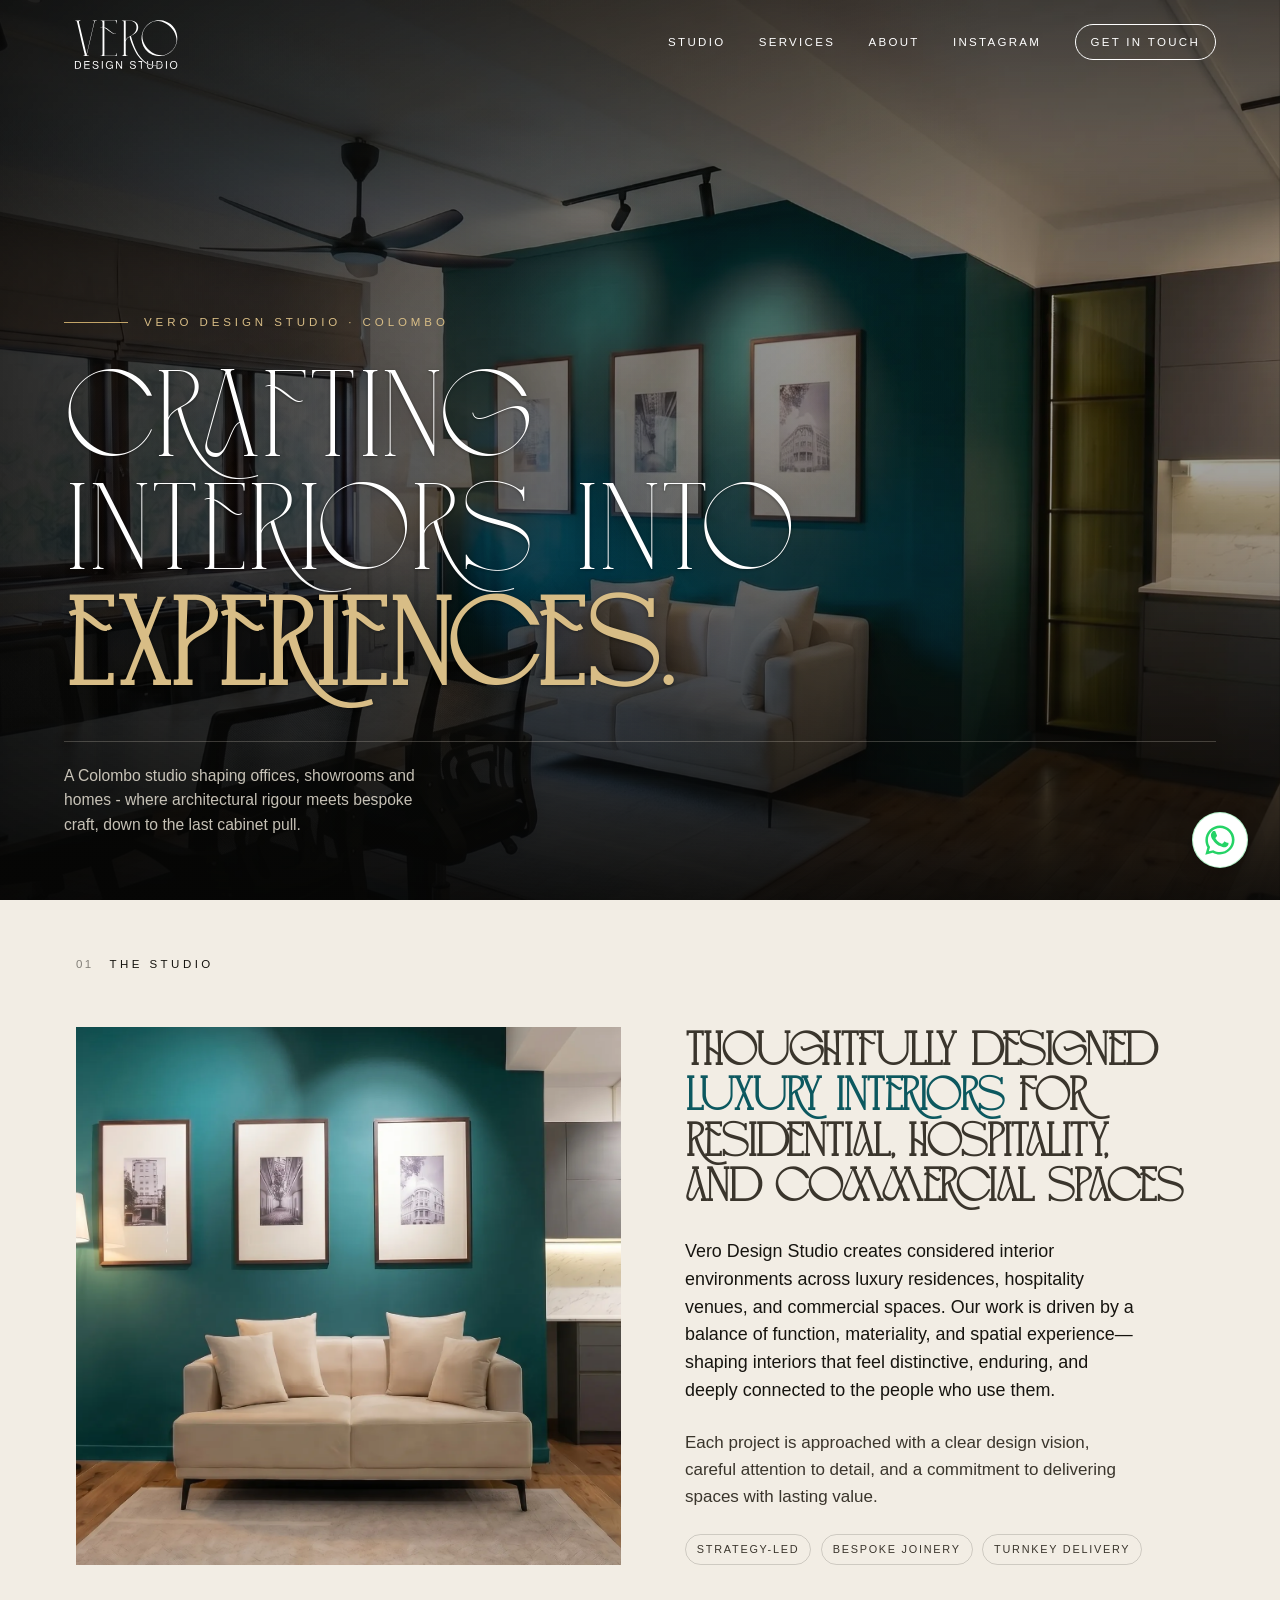
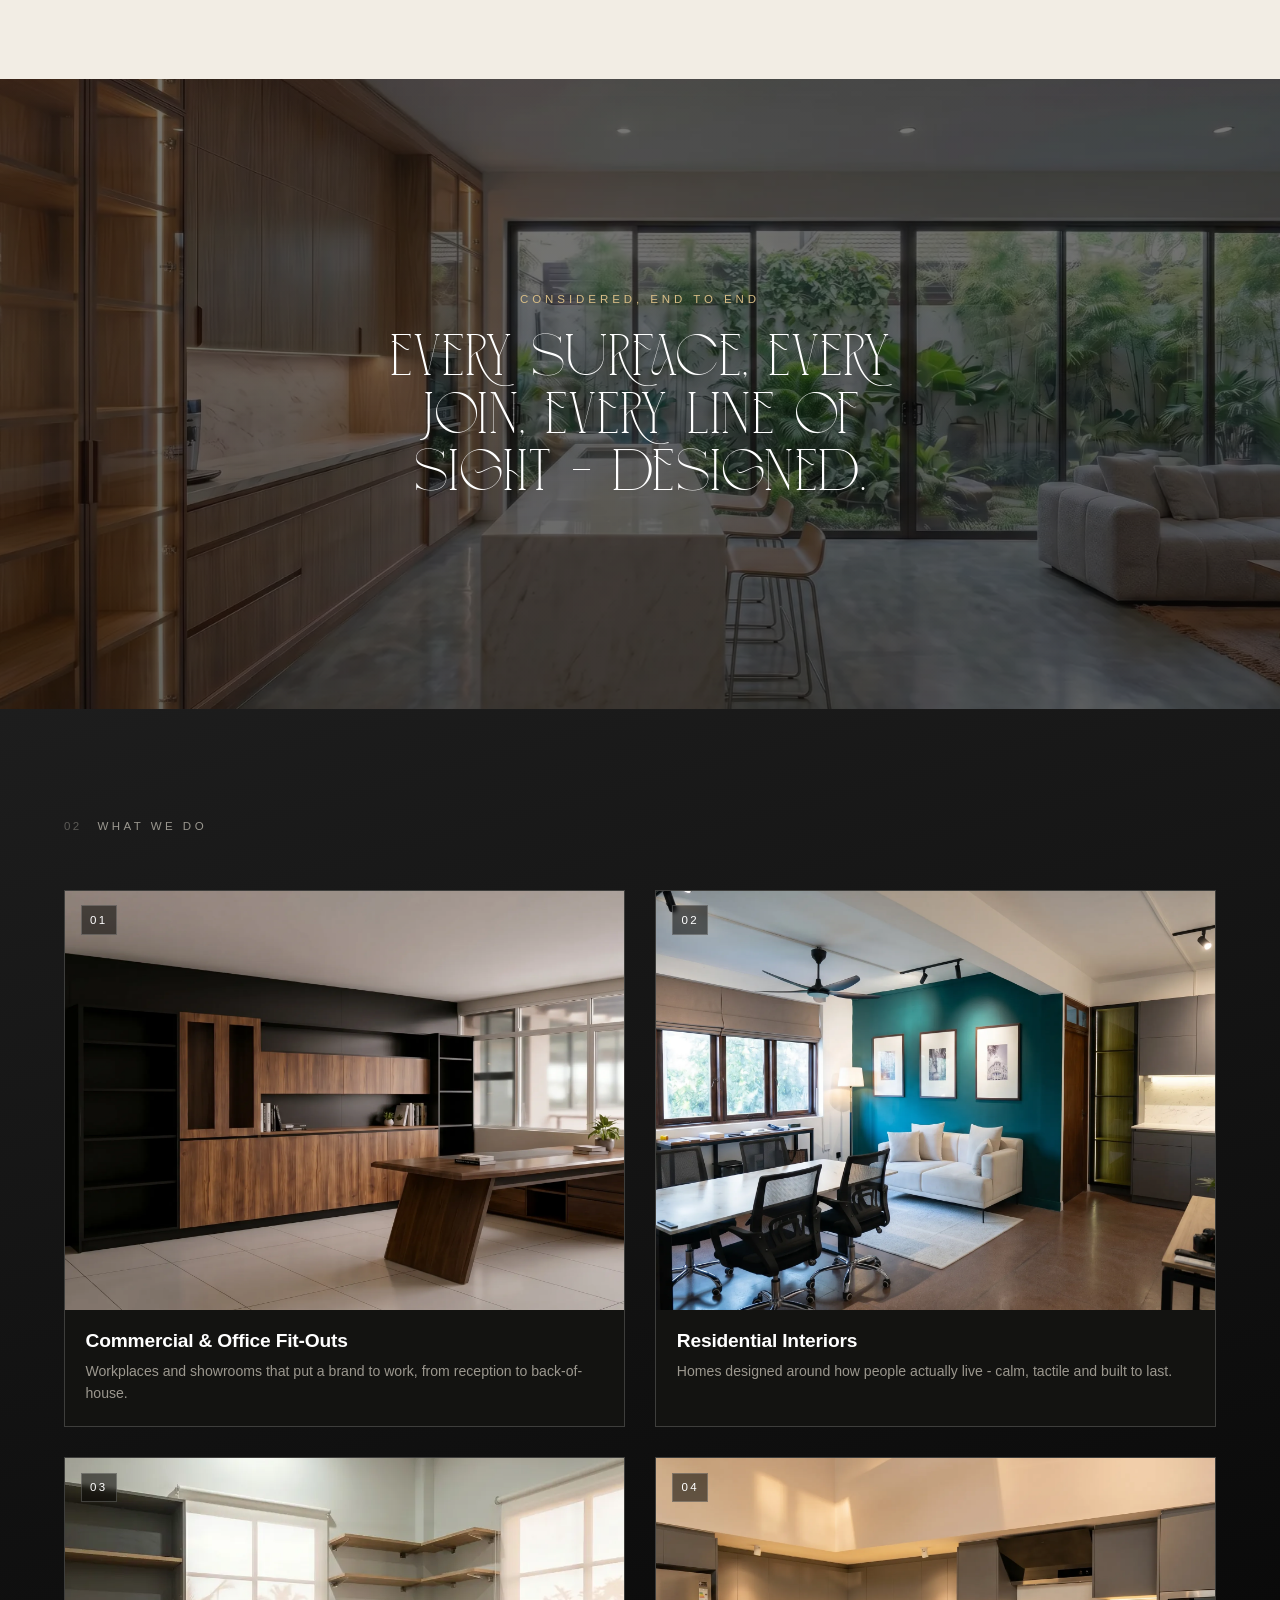
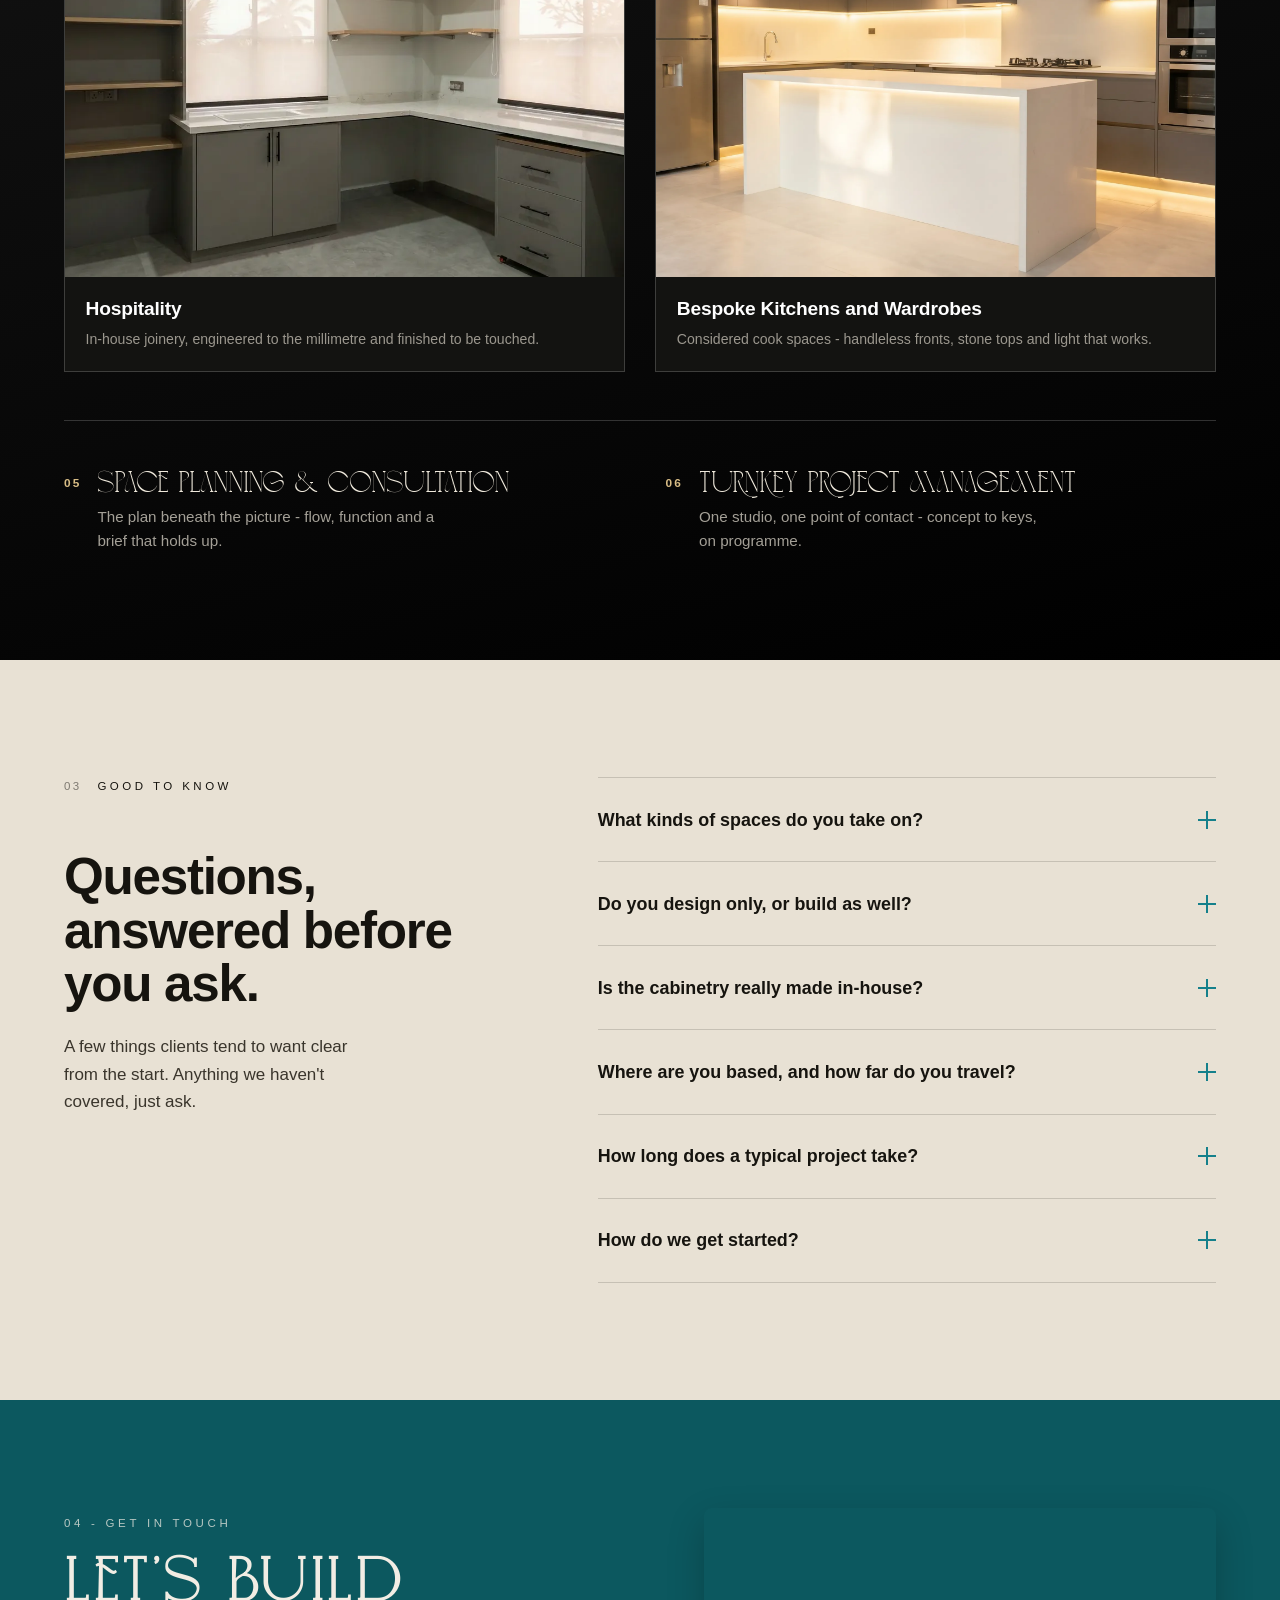
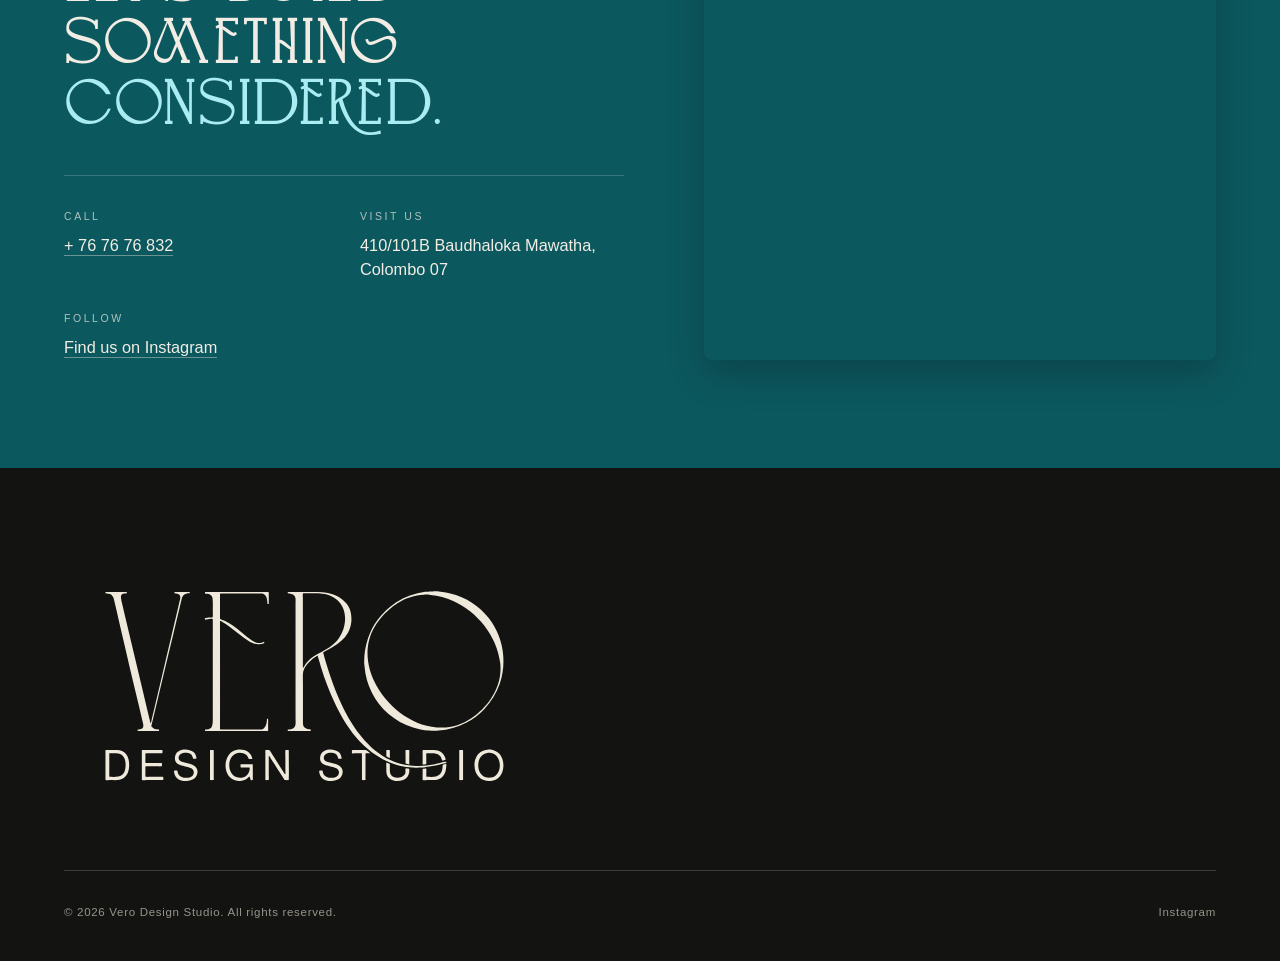
<file: index.html>
<!DOCTYPE html>
<html lang="en">
<head>
<meta charset="UTF-8">
<meta name="viewport" content="width=device-width, initial-scale=1.0">
<title>VERO Design Studio - Interior Designers, Colombo</title><!--meta title-->
<!--====================================Analytics tags============================================================= -->
<!-- Google tag (gtag.js) -->
<script async src="https://www.googletagmanager.com/gtag/js?id=G-ZH3P79ZSG1"></script>
<script>
  window.dataLayer = window.dataLayer || [];
  function gtag(){dataLayer.push(arguments);}
  gtag('js', new Date());

  gtag('config', 'G-ZH3P79ZSG1');
</script>
<!--MS Clarity-->
<script type="text/javascript">
    (function(c,l,a,r,i,t,y){
        c[a]=c[a]||function(){(c[a].q=c[a].q||[]).push(arguments)};
        t=l.createElement(r);t.async=1;t.src="https://www.clarity.ms/tag/"+i;
        y=l.getElementsByTagName(r)[0];y.parentNode.insertBefore(t,y);
    })(window, document, "clarity", "script", "x55ze39j1m");
</script>
<!--================================================Analytics tags end==================================================-->
<meta name="description" content="VERO Design Studio is a premium interior designer in colombo. Bespoke cabinetry, office fit-outs and turnkey interiors."> <!--Meta description-->
<!-- Meta Pixel Code -->
<script>
!function(f,b,e,v,n,t,s)
{if(f.fbq)return;n=f.fbq=function(){n.callMethod?
n.callMethod.apply(n,arguments):n.queue.push(arguments)};
if(!f._fbq)f._fbq=n;n.push=n;n.loaded=!0;n.version='2.0';
n.queue=[];t=b.createElement(e);t.async=!0;
t.src=v;s=b.getElementsByTagName(e)[0];
s.parentNode.insertBefore(t,s)}(window, document,'script',
'https://connect.facebook.net/en_US/fbevents.js');
fbq('init', '1733209287865139');
fbq('track', 'PageView');
</script>
<noscript><img height="1" width="1" style="display:none"
src="https://www.facebook.com/tr?id=1733209287865139&ev=PageView&noscript=1"
/></noscript>
<!-- End Meta Pixel Code -->
<link rel="icon" type="image/svg+xml" href="favicon.svg">
<link rel="icon" type="image/png" sizes="32x32" href="favicon-32.png">
<link rel="apple-touch-icon" href="apple-touch-icon.png">
<link rel="preload" href="fonts/SimpleSerenitySerif.ttf" as="font" type="font/ttf" crossorigin>
<link rel="preload" href="fonts/SimpleSerenityScript.ttf" as="font" type="font/ttf" crossorigin>
<link rel="preload" href="assets/img/hero.webp?v=2" as="image" fetchpriority="high">
<link rel="stylesheet" href="styles.css?v=19">
</head>
<body>

<!-- ===================== NAV ===================== -->
<header class="nav" id="nav">
  <a class="nav__brand" href="/" aria-label="VERO Design Studio">
    <span class="brand-logo"></span>
  </a>
  <nav class="nav__links">
    <a href="#philosophy">Studio</a>
    <a href="#services">Services</a>
    <a href="about.html">About</a>
    <a class="nav__inst" href="https://www.instagram.com/vero.designstudio/" target="_blank" rel="noopener">Instagram</a>
    <a class="nav__cta" href="#contact">Get in Touch</a>
  </nav>
  <button class="nav__menu-btn" id="menuBtn" aria-label="Open menu" aria-expanded="false" aria-controls="mobileMenu">
    <span class="nav__menu-bars"><span></span><span></span></span>
  </button>
</header>

<!-- ===================== MOBILE MENU ===================== -->
<div class="mobile-menu" id="mobileMenu" aria-hidden="true">
  <nav class="mobile-menu__links">
    <a href="#philosophy" data-mm=""><span class="i">01</span>Studio</a>
    <a href="#services" data-mm=""><span class="i">02</span>Services</a>
    <a href="about.html" data-mm=""><span class="i">03</span>About</a>
    <a href="#contact" data-mm=""><span class="i">04</span>Contact</a>
  </nav>
  <div class="mobile-menu__foot">
    <a class="mobile-menu__cta" href="#contact" data-mm="">Get in Touch <span aria-hidden="true">↗</span></a>
    <a class="mobile-menu__inst" href="https://www.instagram.com/vero.designstudio/" target="_blank" rel="noopener">Find us on Instagram</a>
  </div>
</div>

<!-- ===================== HERO ===================== -->
<section class="hero" id="top" data-screen-label="Hero">
  <div class="hero__media">
    <img fetchpriority="high" src="assets/img/hero.webp?v=2" alt="VERO designed commercial office with teal accent wall, lounge seating, meeting table and bespoke joinery" id="heroImg">
  </div>
  <div class="hero__overlay"></div>
  <div class="hero__inner">
    <div class="hero__eyebrow" data-reveal>
      <span class="line"></span>
      <span>Vero Design Studio · Colombo</span>
    </div>
    <h1 class="hero__title" data-reveal style="--d:.08s">Crafting interiors into <span class="accent" style="font-weight: 900; line-height: 1.1">experiences.</span></h1>
    <div class="hero__foot">
      <p data-reveal style="--d:.18s">A Colombo studio shaping offices, showrooms and homes - where architectural rigour meets bespoke craft, down to the last cabinet pull.</p>
      <div class="hero__cue" data-reveal style="--d:.28s">
        <span class="chev"></span>
        <span>Scroll to explore</span>
      </div>
    </div>
  </div>
</section>

<!-- ===================== PHILOSOPHY ===================== -->
<section class="section philosophy" id="philosophy" data-screen-label="Philosophy" style="padding: 55px 76px 114px">
  <div class="section-head" data-reveal>
    <span class="num">01</span>
    <span class="label">The Studio</span>
  </div>
  <div class="philosophy__grid">
    <div class="philosophy__media" data-reveal>
      <img loading="lazy" decoding="async" src="assets/img/lounge-teal.webp?v=2" alt="Teal accent lounge with framed art and bespoke cabinetry" data-parallax="0.12">
    </div>
    <div class="philosophy__text">
      <p class="philosophy__statement" data-reveal style="font-family: &quot;Serenity Serif&quot;; font-weight: 900; text-align: left; letter-spacing: -1.1px; line-height: 1.1; margin: 0 0 0.4rem">
        Thoughtfully designed <span class="accent">luxury interiors</span> for residential, hospitality, and commercial spaces
      </p>
      <p class="lead" data-reveal>Vero Design Studio creates considered interior environments across luxury residences, hospitality venues, and commercial spaces. Our work is driven by a balance of function, materiality, and spatial experience—shaping interiors that feel distinctive, enduring, and deeply connected to the people who use them.</p>
      <p data-reveal style="--d:.1s">Each project is approached with a clear design vision, careful attention to detail, and a commitment to delivering spaces with lasting value.</p>
      <div class="tags" data-reveal style="--d:.2s">
        <span>Strategy-led</span>
        <span>Bespoke joinery</span>
        <span>Turnkey delivery</span>
      </div>
    </div>
  </div>
</section>

<!-- ===================== INTERSTITIAL ===================== -->
<section class="interstitial" data-screen-label="Interstitial">
  <div class="interstitial__media">
    <img loading="lazy" decoding="async" src="assets/img/hallway-art.webp?v=3" alt="Open-plan kitchen and living room with timber joinery, marble island and garden views" data-parallax="0.18">
  </div>
  <div class="interstitial__inner">
    <span class="interstitial__kicker" data-reveal>Considered, end to end</span>
    <p class="big" data-reveal style="--d:.1s">Every surface, every join, every line of sight - designed.</p>
  </div>
</section>

<!-- ===================== SERVICES ===================== -->
<section class="services" id="services" data-screen-label="Services">
  <div class="section">
    <div class="section-head" data-reveal>
      <span class="num">02</span>
      <span class="label">What We Do</span>
    </div>
    <div class="services__grid" id="svcList">
      <a class="svc" data-reveal>
        <span class="svc__media"><img loading="lazy" decoding="async" src="assets/img/office-fitout.webp" alt="Bespoke walnut office fit-out with black accent wall, joinery and timber desk"><span class="svc__num">01</span></span>
        <span class="svc__body">
          <span class="svc__title">Commercial &amp; Office Fit-Outs</span>
          <span class="svc__desc">Workplaces and showrooms that put a brand to work, from reception to back-of-house.</span>
        </span>
      </a>
      <a class="svc" data-reveal style="--d:.06s">
        <span class="svc__media"><img loading="lazy" decoding="async" src="assets/img/hero-office.webp" alt="Residential interior designed by VERO"><span class="svc__num">02</span></span>
        <span class="svc__body">
          <span class="svc__title">Residential Interiors</span>
          <span class="svc__desc">Homes designed around how people actually live - calm, tactile and built to last.</span>
        </span>
      </a>
      <a class="svc" data-reveal style="--d:.12s">
        <span class="svc__media"><img loading="lazy" decoding="async" src="assets/img/joinery-shelving.webp" alt="Built-in shelving and space planning detail"><span class="svc__num">03</span></span>
        <span class="svc__body">
          <span class="svc__title">Hospitality</span>
          <span class="svc__desc">In-house joinery, engineered to the millimetre and finished to be touched.</span>
        </span>
      </a>
      <a class="svc" data-reveal>
        <span class="svc__media"><img loading="lazy" decoding="async" src="assets/img/kitchen-grey.webp" alt="Modern kitchen with waterfall island and warm lighting"><span class="svc__num">04</span></span>
        <span class="svc__body">
          <span class="svc__title">Bespoke Kitchens and Wardrobes</span>
          <span class="svc__desc">Considered cook spaces - handleless fronts, stone tops and light that works.</span>
        </span>
      </a>
    </div>
    <div class="services__more" data-reveal>
      <div class="svc-text">
        <span class="svc-text__num">05</span>
        <div class="svc-text__body">
          <span class="svc-text__title">Space Planning &amp; Consultation</span>
          <span class="svc-text__desc">The plan beneath the picture - flow, function and a brief that holds up.</span>
        </div>
      </div>
      <div class="svc-text">
        <span class="svc-text__num">06</span>
        <div class="svc-text__body">
          <span class="svc-text__title">Turnkey Project Management</span>
          <span class="svc-text__desc">One studio, one point of contact - concept to keys, on programme.</span>
        </div>
      </div>
    </div>
  </div>
</section>


<!-- ===================== FAQ ===================== -->
<section class="faq" id="faq" data-screen-label="FAQ">
  <div class="section">
    <div class="faq__grid">
      <div class="faq__head">
        <div class="section-head" data-reveal>
          <span class="num">03</span>
          <span class="label">Good to Know</span>
        </div>
        <h2 class="faq__title" data-reveal>Questions, answered before you ask.</h2>
        <p class="faq__intro" data-reveal style="--d:.1s">A few things clients tend to want clear from the start. Anything we haven't covered, just ask.</p>
      </div>
      <div class="faq__list" data-reveal style="--d:.1s">
        <details class="faq__item">
          <summary class="faq__q">What kinds of spaces do you take on?<span class="faq__icon" aria-hidden="true"></span></summary>
          <div class="faq__a"><p>Luxury residences, hospitality venues and commercial interiors - from full home fit-outs and apartments to offices, showrooms and restaurants. If it's a considered interior, we'd love to hear about it.</p></div>
        </details>
        <details class="faq__item">
          <summary class="faq__q">Do you design only, or build as well?<span class="faq__icon" aria-hidden="true"></span></summary>
          <div class="faq__a"><p>Both. We take projects from concept and space planning through to turnkey delivery on site - including bespoke joinery made in our own workshop - so the finished space matches the drawings exactly.</p></div>
        </details>
        <details class="faq__item">
          <summary class="faq__q">Is the cabinetry really made in-house?<span class="faq__icon" aria-hidden="true"></span></summary>
          <div class="faq__a"><p>Yes. Our cabinetry and built-in joinery are engineered and finished in-house, which lets us control quality to the millimetre and keep the detailing true to the design.</p></div>
        </details>
        <details class="faq__item">
          <summary class="faq__q">Where are you based, and how far do you travel?<span class="faq__icon" aria-hidden="true"></span></summary>
          <div class="faq__a"><p>We're based in Colombo and work on projects across Sri Lanka. For the right project we're happy to discuss work further afield - just ask.</p></div>
        </details>
        <details class="faq__item">
          <summary class="faq__q">How long does a typical project take?<span class="faq__icon" aria-hidden="true"></span></summary>
          <div class="faq__a"><p>It depends on scope, but most fit-outs run a few months from brief to handover. We'll give you a realistic programme up front and keep you updated at every stage.</p></div>
        </details>
        <details class="faq__item">
          <summary class="faq__q">How do we get started?<span class="faq__icon" aria-hidden="true"></span></summary>
          <div class="faq__a"><p>Reach out via the contact details below or message us on WhatsApp. We'll arrange an initial conversation to understand your space, your brief and how we can help.</p></div>
        </details>
      </div>
    </div>
  </div>
</section>

<!-- ===================== CONTACT ===================== -->
<section class="contact" id="contact" data-screen-label="Contact">
  <div class="section">
    <div class="contact__grid">
      <div class="contact__left">
        <span class="eyebrow" data-reveal>04 - Get in Touch</span>
        <h2 class="contact__title" data-reveal style="font-family: &quot;Serenity Serif&quot;; letter-spacing: 4.2px; line-height: 1.15">Let's build something <span class="accent">considered.</span></h2>
        <div class="contact__details" data-reveal style="--d:.1s">
          <div class="detail">
            <div class="k">Call</div>
            <div class="v"><a href="tel:+76767632">+ 76 76 76 832</a></div>
          </div>
          <div class="detail">
            <div class="k">Visit Us</div>
            <div class="v">410/101B Baudhaloka Mawatha,<br>Colombo 07</div>
          </div>
          <div class="detail">
            <div class="k">Follow</div>
            <div class="v"><a href="https://www.instagram.com/vero.designstudio/" target="_blank" rel="noopener">Find us on Instagram</a></div>
          </div>
        </div>
      </div>
      <div class="contact__map" data-reveal style="--d:.15s">
        <iframe title="Vero Design Studio location on Google Maps" src="https://www.google.com/maps/embed?pb=!1m18!1m12!1m3!1d3960.891600469288!2d79.8759633!3d6.903564800000001!2m3!1f0!2f0!3f0!3m2!1i1024!2i768!4f13.1!3m3!1m2!1s0x3ae25bfbf1e2e7bf%3A0x87864e59ec0806f4!2sVero%20Design%20Studio!5e0!3m2!1sen!2slk!4v1780853585169!5m2!1sen!2slk" loading="lazy" allowfullscreen referrerpolicy="no-referrer-when-downgrade"></iframe>
      </div>
    </div>
  </div>
</section>

<!-- ===================== FOOTER ===================== -->
<footer class="footer" data-screen-label="Footer">
  <div class="footer__inner">
    <div class="footer__top">
      <div class="footer__brand">
        <span class="brand-logo" role="img" aria-label="VERO Design Studio"></span>
      </div>
    </div>
    <div class="footer__bottom">
      <span>&copy; 2026 Vero Design Studio. All rights reserved.</span>
      <div class="footer__links">
        <a href="https://www.instagram.com/vero.designstudio/" target="_blank" rel="noopener">Instagram</a>
      </div>
    </div>
  </div>
</footer>

<!-- WhatsApp contact bubble -->
<a class="wa-bubble" href="https://wa.me/94767676832" target="_blank" rel="noopener" aria-label="Chat with us on WhatsApp">
  <svg viewBox="0 0 32 32" width="30" height="30" aria-hidden="true" fill="currentColor"><path d="M16 .4C7.4.4.4 7.4.4 16c0 2.8.7 5.5 2.1 7.9L.3 31.6l7.9-2.1c2.3 1.3 4.9 1.9 7.6 1.9h.1c8.6 0 15.6-7 15.6-15.6C31.6 7.4 24.6.4 16 .4zm0 28.5c-2.4 0-4.7-.6-6.7-1.8l-.5-.3-4.7 1.2 1.3-4.6-.3-.5c-1.3-2.1-2-4.5-2-7C3.3 9 9 3.3 16 3.3S28.7 9 28.7 16 23 28.9 16 28.9zm8.5-9.6c-.5-.2-2.8-1.4-3.2-1.5-.4-.2-.8-.2-1.1.2-.3.5-1.2 1.5-1.5 1.8-.3.3-.6.3-1 .1-.5-.2-2-.7-3.8-2.3-1.4-1.2-2.3-2.8-2.6-3.3-.3-.5 0-.7.2-1 .2-.2.5-.6.7-.8.2-.3.3-.5.5-.8.2-.3.1-.6 0-.8-.1-.2-1.1-2.6-1.5-3.6-.4-.9-.8-.8-1.1-.8h-1c-.3 0-.8.1-1.2.6-.4.5-1.6 1.5-1.6 3.8s1.6 4.4 1.9 4.7c.2.3 3.2 4.9 7.8 6.9 1.1.5 1.9.8 2.6 1 1.1.3 2.1.3 2.9.2.9-.1 2.8-1.1 3.2-2.3.4-1.1.4-2.1.3-2.3-.1-.2-.4-.3-.9-.5z"/></svg>
</a>
<script src="script.js?v=3"></script>
</body>
</html>
</file>
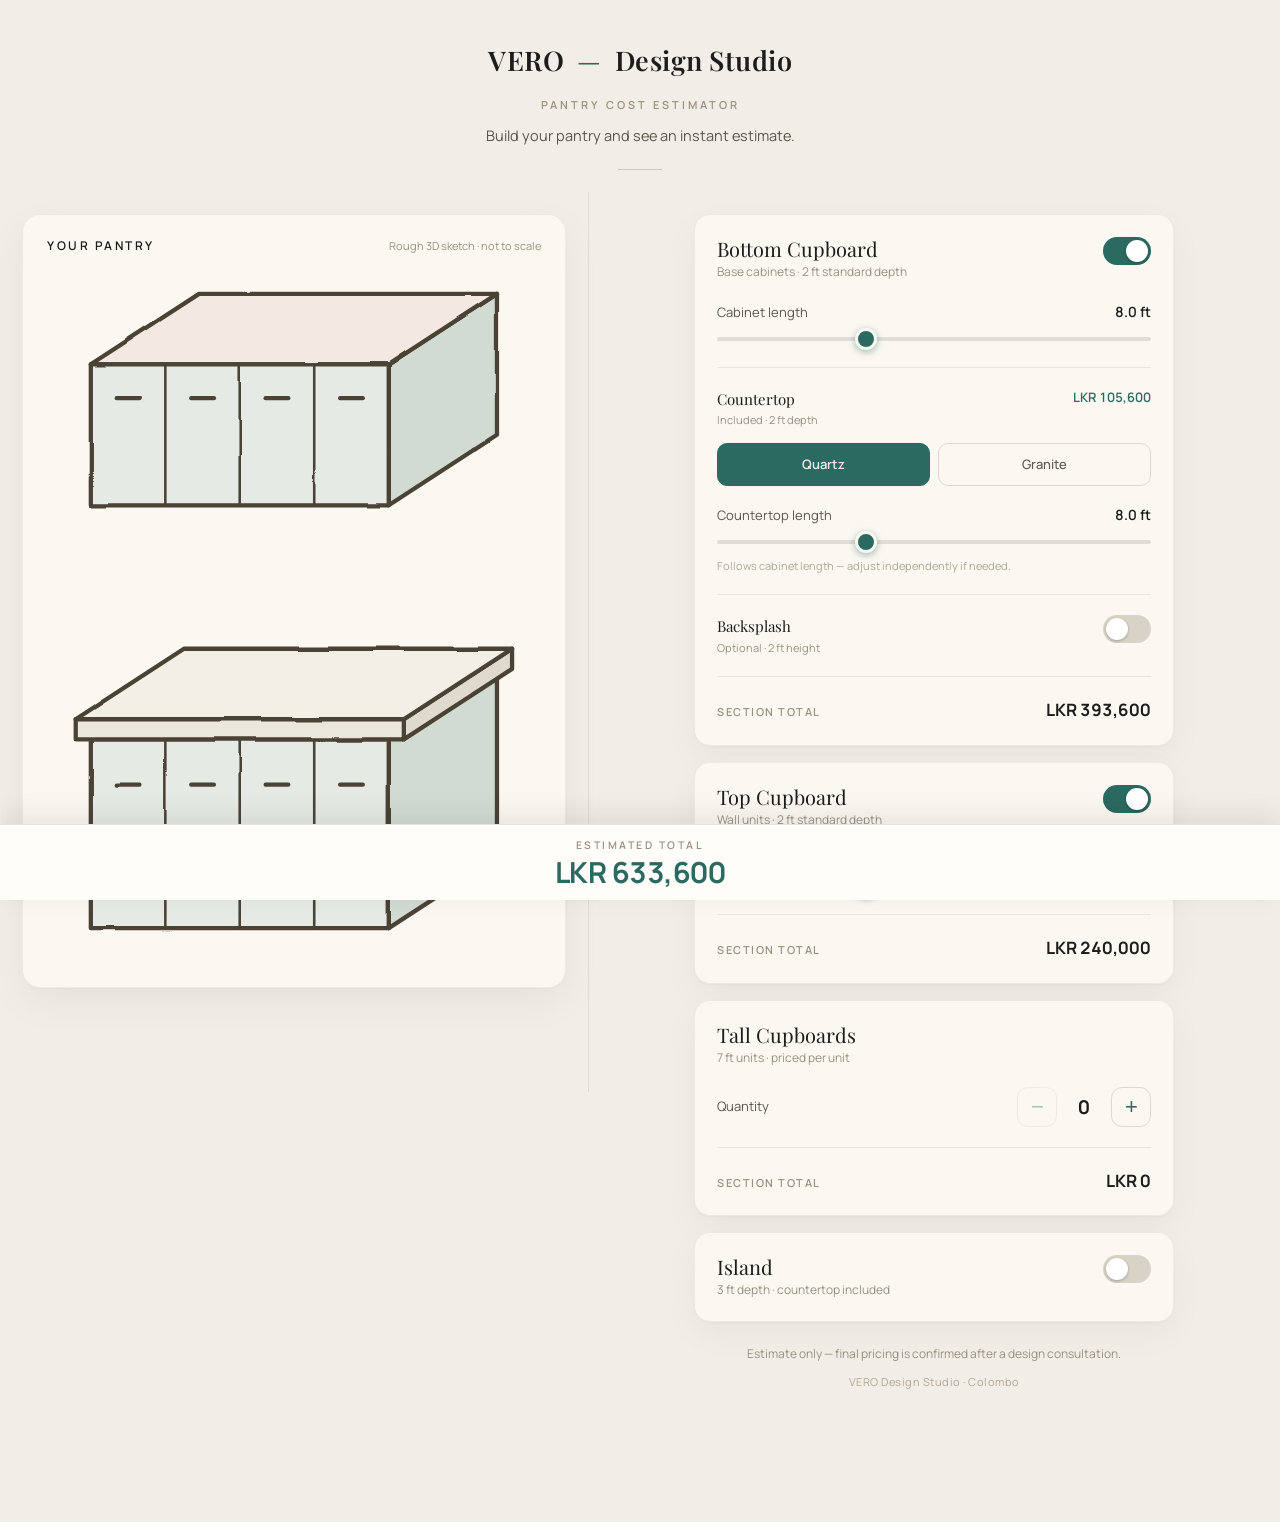
<file: calculator-pantry/index.html>
<!DOCTYPE html>
<html lang="en">
<head>
<meta charset="UTF-8">
<meta name="viewport" content="width=device-width, initial-scale=1, maximum-scale=1">
<title>Pantry Cost Estimator | VERO Design Studio</title>
<meta name="description" content="Build your pantry and get an instant cost estimate from VERO Design Studio — cupboards, countertops, islands and more.">
<!--====================================Analytics tags============================================================= -->
<!-- Google tag (gtag.js) -->
<script async src="https://www.googletagmanager.com/gtag/js?id=G-ZH3P79ZSG1"></script>
<script>
  window.dataLayer = window.dataLayer || [];
  function gtag(){dataLayer.push(arguments);}
  gtag('js', new Date());
  gtag('config', 'G-ZH3P79ZSG1');
</script>
<!--MS Clarity-->
<script type="text/javascript">
    (function(c,l,a,r,i,t,y){
        c[a]=c[a]||function(){(c[a].q=c[a].q||[]).push(arguments)};
        t=l.createElement(r);t.async=1;t.src="https://www.clarity.ms/tag/"+i;
        y=l.getElementsByTagName(r)[0];y.parentNode.insertBefore(t,y);
    })(window, document, "clarity", "script", "x55ze39j1m");
</script>
<!--================================================Analytics tags end==================================================-->
<!-- Meta Pixel Code -->
<script>
!function(f,b,e,v,n,t,s)
{if(f.fbq)return;n=f.fbq=function(){n.callMethod?
n.callMethod.apply(n,arguments):n.queue.push(arguments)};
if(!f._fbq)f._fbq=n;n.push=n;n.loaded=!0;n.version='2.0';
n.queue=[];t=b.createElement(e);t.async=!0;
t.src=v;s=b.getElementsByTagName(e)[0];
s.parentNode.insertBefore(t,s)}(window, document,'script',
'https://connect.facebook.net/en_US/fbevents.js');
fbq('init', '1733209287865139');
fbq('track', 'PageView');
</script>
<noscript><img height="1" width="1" style="display:none"
src="https://www.facebook.com/tr?id=1733209287865139&ev=PageView&noscript=1"
/></noscript>
<!-- End Meta Pixel Code -->
<link rel="icon" type="image/svg+xml" href="../favicon.svg">
<link rel="icon" type="image/png" sizes="32x32" href="../favicon-32.png">
<link rel="apple-touch-icon" href="../apple-touch-icon.png">
<link rel="preconnect" href="https://fonts.googleapis.com">
<link rel="preconnect" href="https://fonts.gstatic.com" crossorigin>
<link href="https://fonts.googleapis.com/css2?family=Playfair+Display:wght@500;600;700&family=Manrope:wght@400;500;600;700&display=swap" rel="stylesheet">
<style>
  :root{
    --bg:#F2EDE6; --card:#FBF8F2; --ink:#1D1D1D;
    --muted:#9A9082; --muted2:#5B554C; --faint:#B0A794;
    --teal:#2B6A60; --teal-deep:#245b52;
    --line:rgba(29,29,29,0.08); --line2:rgba(29,29,29,0.14);
    --serif:'Playfair Display',Georgia,serif; --sans:'Manrope',-apple-system,BlinkMacSystemFont,sans-serif;
  }
  *{box-sizing:border-box;margin:0;padding:0}
  html,body{background:var(--bg);-webkit-font-smoothing:antialiased;text-rendering:optimizeLegibility}
  body{font-family:var(--sans);color:var(--ink);line-height:1.5}
  a{-webkit-tap-highlight-color:transparent}

  /* ---------- header ---------- */
  .vero-brand{text-align:center;padding:40px 20px 22px}
  .vero-brand-mark{font-family:var(--serif);font-size:27px;font-weight:600;letter-spacing:.5px;color:var(--ink)}
  .vero-brand-mark span{color:var(--teal);font-weight:500}
  .vero-eyebrow{font-size:11px;letter-spacing:3px;color:var(--muted);margin-top:16px;text-transform:uppercase;font-weight:600}
  .vero-brand-intro{font-size:14.5px;color:var(--muted2);margin-top:12px;line-height:1.55}
  .vero-brand-rule{width:44px;height:1px;background:rgba(29,29,29,.18);margin:22px auto 0}

  /* ---------- split layout ---------- */
  .vero-split{display:flex;align-items:flex-start}
  .vero-sketch{position:sticky;top:0;height:100vh;width:46%;padding:22px 22px 104px;border-right:1px solid var(--line)}
  .sketch-card{background:var(--card);border:1px solid rgba(29,29,29,.06);border-radius:18px;height:100%;padding:20px;
    box-shadow:0 1px 2px rgba(29,29,29,.03),0 14px 40px rgba(29,29,29,.05);display:flex;flex-direction:column}
  .vero-ctrl{width:54%}
  .vero-ctrl-inner{max-width:520px;margin:0 auto;padding:22px 20px 132px}

  /* ---------- cards ---------- */
  .card{background:var(--card);border:1px solid rgba(29,29,29,.06);border-radius:16px;padding:22px;margin-bottom:16px;
    box-shadow:0 1px 2px rgba(29,29,29,.03),0 12px 34px rgba(29,29,29,.045)}
  .card__head{display:flex;justify-content:space-between;align-items:flex-start;gap:12px}
  .card__title{font-family:var(--serif);font-size:20px;color:var(--ink);line-height:1.15}
  .card__sub{font-size:12px;color:var(--muted);margin-top:3px}
  .sub-title{font-family:var(--serif);font-size:15px;color:var(--ink)}
  .sub-note{font-size:11px;color:var(--muted);margin-top:2px}
  .divider{height:1px;background:var(--line);margin:20px 0}
  .row{display:flex;justify-content:space-between;align-items:flex-start;gap:12px}
  .row-b{display:flex;justify-content:space-between;align-items:baseline}
  .fieldlbl{font-size:13px;color:var(--muted2)}
  .fieldval{font-weight:600;font-size:14px;color:var(--ink);font-variant-numeric:tabular-nums}
  .hint{font-size:11px;color:var(--faint);margin-top:8px}
  .mini-price{font-size:13px;font-weight:600;color:var(--teal);font-variant-numeric:tabular-nums}
  .st-lbl{font-size:11px;letter-spacing:1.5px;text-transform:uppercase;color:var(--muted);font-weight:600}
  .st-val{font-size:17px;font-weight:700;color:var(--ink);font-variant-numeric:tabular-nums}
  .mt20{margin-top:20px}
  .mt18{margin-top:18px}

  /* ---------- range ---------- */
  input[type=range]{-webkit-appearance:none;appearance:none;width:100%;height:4px;border-radius:999px;background:rgba(29,29,29,.12);outline:none;cursor:pointer;margin-top:13px}
  input[type=range]::-webkit-slider-thumb{-webkit-appearance:none;appearance:none;width:22px;height:22px;border-radius:50%;background:var(--teal);cursor:pointer;box-shadow:0 2px 7px rgba(43,106,96,.45);border:3px solid var(--card)}
  input[type=range]::-moz-range-thumb{width:20px;height:20px;border-radius:50%;background:var(--teal);cursor:pointer;border:3px solid var(--card);box-shadow:0 2px 7px rgba(43,106,96,.45)}

  /* ---------- pills ---------- */
  .pills{display:flex;gap:8px;margin-top:14px}
  .pill{flex:1;text-align:center;padding:11px 6px;border-radius:10px;font-family:var(--sans);font-size:13px;cursor:pointer;user-select:none;
    border:1px solid var(--line2);background:transparent;color:var(--muted2);font-weight:500;transition:all .15s}
  .pill:hover{border-color:var(--teal)}
  .pill.active{border-color:var(--teal);background:var(--teal);color:var(--bg);font-weight:600}

  /* ---------- switch ---------- */
  .switch{width:48px;height:28px;border-radius:999px;background:#D8D2C7;padding:3px;cursor:pointer;flex:none;transition:background .2s}
  .switch.on{background:var(--teal)}
  .switch .knob{width:22px;height:22px;border-radius:50%;background:#fff;box-shadow:0 1px 3px rgba(0,0,0,.25);transition:transform .2s}
  .switch.on .knob{transform:translateX(20px)}

  /* ---------- stepper ---------- */
  .stepper{display:flex;align-items:center;gap:16px}
  .stepper button{width:40px;height:40px;border-radius:11px;border:1px solid var(--line2);background:transparent;font-size:22px;color:var(--teal);cursor:pointer;line-height:1;display:flex;align-items:center;justify-content:center}
  .stepper button:disabled{opacity:.4;cursor:not-allowed}
  .stepper .qty{font-size:19px;font-weight:700;color:var(--ink);min-width:22px;text-align:center;font-variant-numeric:tabular-nums}

  .disclaimer{text-align:center;font-size:12px;color:var(--muted);line-height:1.6;margin:22px 10px 10px}
  .foot{text-align:center;font-size:11px;color:var(--faint);margin-top:6px;letter-spacing:.5px}

  /* ---------- sketch blocks ---------- */
  #sketch{display:flex;flex-direction:column;height:100%;min-height:0}
  .sk-block{display:flex;flex-direction:column;min-height:0}
  .sk-block__head{display:flex;justify-content:space-between;align-items:baseline;flex:none;padding:2px 4px 0;gap:10px}
  .sk-block__title{font-size:12px;font-weight:600;letter-spacing:2.5px;text-transform:uppercase;color:var(--ink)}
  .sk-block__sub{font-size:11px;color:var(--muted);white-space:nowrap}
  .sk-block__art{flex:1;min-height:0;display:flex;align-items:center;justify-content:center;padding:2px 0}
  .sk-div{height:1px;background:rgba(29,29,29,.09);margin:6px 4px;flex:none}
  .sk-empty{flex:1;display:flex;align-items:center;justify-content:center;text-align:center;color:var(--faint);font-size:13px;line-height:1.7}

  /* ---------- fixed total bar ---------- */
  .vero-bar{position:fixed;left:0;right:0;bottom:0;z-index:30;background:#FFFDF9;border-top:1px solid rgba(29,29,29,.1);box-shadow:0 -8px 28px rgba(29,29,29,.09);padding:13px 20px calc(13px + env(safe-area-inset-bottom))}
  .vero-bar-inner{max-width:1120px;margin:0 auto;display:flex;justify-content:center;align-items:center;text-align:center;gap:18px}
  .vero-bar-lbl{font-size:10.5px;letter-spacing:2.5px;text-transform:uppercase;color:var(--muted);font-weight:600}
  .vero-bar-total{font-size:29px;font-weight:700;color:var(--teal);margin-top:3px;font-variant-numeric:tabular-nums;letter-spacing:-.5px;line-height:1.05}

  [hidden]{display:none!important}

  @media(max-width:880px){
    .vero-split{flex-direction:column}
    .vero-sketch{width:100%;height:40vh;padding:12px 14px;border-right:none;border-bottom:1px solid var(--line);background:var(--bg);z-index:20;
      box-shadow:0 6px 18px rgba(29,29,29,.06)}
    .vero-ctrl{width:100%}
    .vero-ctrl-inner{padding:20px 16px 128px}
    .vero-brand{padding:26px 20px 16px}
    .vero-brand-mark{font-size:23px}
    .vero-brand-intro{display:none}
    .vero-bar-total{font-size:27px}
  }
  @media(max-width:380px){
    .vero-sketch{height:36vh}
    .vero-bar-total{font-size:24px}
  }
</style>
</head>
<body>
<!-- shared hand-drawn "rough" filter for the sketches -->
<svg width="0" height="0" style="position:absolute" aria-hidden="true"><defs>
  <filter id="rough" x="-4%" y="-4%" width="108%" height="108%">
    <feTurbulence type="fractalNoise" baseFrequency="0.018" numOctaves="2" seed="7" result="n"/>
    <feDisplacementMap in="SourceGraphic" in2="n" scale="2.4" xChannelSelector="R" yChannelSelector="G"/>
  </filter>
</defs></svg>

<header class="vero-brand">
  <div class="vero-brand-mark">VERO&nbsp;&nbsp;<span>—</span>&nbsp;&nbsp;Design Studio</div>
  <div class="vero-eyebrow">Pantry Cost Estimator</div>
  <div class="vero-brand-intro">Build your pantry and see an instant estimate.</div>
  <div class="vero-brand-rule"></div>
</header>

<div class="vero-split">

  <!-- ===================== STICKY SKETCH PANE ===================== -->
  <aside class="vero-sketch">
    <div class="sketch-card">
      <div id="sketch"></div>
    </div>
  </aside>

  <!-- ===================== SCROLLING CONTROLS ===================== -->
  <main class="vero-ctrl">
    <div class="vero-ctrl-inner">

      <!-- BOTTOM CUPBOARD -->
      <section class="card">
        <div class="card__head">
          <div>
            <div class="card__title">Bottom Cupboard</div>
            <div class="card__sub">Base cabinets · 2 ft standard depth</div>
          </div>
          <div class="switch on" id="swBottom" role="switch" aria-checked="true" tabindex="0"><div class="knob"></div></div>
        </div>
        <div id="bodyBottom">
          <div class="mt20">
            <div class="row-b"><label class="fieldlbl">Cabinet length</label><span class="fieldval" id="lbBottomLen">8.0 ft</span></div>
            <input type="range" id="inBottomLen" min="2" max="20" step="0.5" value="8">
          </div>
          <div class="divider"></div>
          <div class="row">
            <div>
              <div class="sub-title">Countertop</div>
              <div class="sub-note">Included · 2 ft depth</div>
            </div>
            <span class="mini-price" id="pxCt">LKR 0</span>
          </div>
          <div class="pills" id="ctPills">
            <div class="pill active" data-v="Quartz">Quartz</div>
            <div class="pill" data-v="Granite">Granite</div>
          </div>
          <div class="mt18">
            <div class="row-b"><label class="fieldlbl">Countertop length</label><span class="fieldval" id="lbCtLen">8.0 ft</span></div>
            <input type="range" id="inCtLen" min="2" max="20" step="0.5" value="8">
            <div class="hint">Follows cabinet length — adjust independently if needed.</div>
          </div>
          <div class="divider"></div>
          <div class="row">
            <div>
              <div class="sub-title">Backsplash</div>
              <div class="sub-note">Optional · 2 ft height</div>
            </div>
            <div class="switch" id="swBs" role="switch" aria-checked="false" tabindex="0"><div class="knob"></div></div>
          </div>
          <div class="pills" id="bsPills" hidden>
            <div class="pill active" data-v="Quartz">Quartz</div>
            <div class="pill" data-v="Granite">Granite</div>
            <div class="pill" data-v="Tempered Glass">Tempered Glass</div>
          </div>
          <div class="divider"></div>
          <div class="row-b"><span class="st-lbl">Section total</span><span class="st-val" id="stBottom">LKR 0</span></div>
        </div>
      </section>

      <!-- TOP CUPBOARD -->
      <section class="card">
        <div class="card__head">
          <div>
            <div class="card__title">Top Cupboard</div>
            <div class="card__sub">Wall units · 2 ft standard depth</div>
          </div>
          <div class="switch on" id="swTop" role="switch" aria-checked="true" tabindex="0"><div class="knob"></div></div>
        </div>
        <div id="bodyTop">
          <div class="mt20">
            <div class="row-b"><label class="fieldlbl">Cabinet length</label><span class="fieldval" id="lbTopLen">8.0 ft</span></div>
            <input type="range" id="inTopLen" min="2" max="20" step="0.5" value="8">
          </div>
          <div class="divider"></div>
          <div class="row-b"><span class="st-lbl">Section total</span><span class="st-val" id="stTop">LKR 0</span></div>
        </div>
      </section>

      <!-- TALL CUPBOARDS -->
      <section class="card">
        <div class="card__head">
          <div>
            <div class="card__title">Tall Cupboards</div>
            <div class="card__sub">7 ft units · priced per unit</div>
          </div>
        </div>
        <div class="row" style="align-items:center;margin-top:20px">
          <label class="fieldlbl">Quantity</label>
          <div class="stepper">
            <button id="tallMinus" aria-label="Fewer">−</button>
            <span class="qty" id="tallQty">0</span>
            <button id="tallPlus" aria-label="More">+</button>
          </div>
        </div>
        <div class="divider"></div>
        <div class="row-b"><span class="st-lbl">Section total</span><span class="st-val" id="stTall">LKR 0</span></div>
      </section>

      <!-- ISLAND -->
      <section class="card">
        <div class="card__head">
          <div>
            <div class="card__title">Island</div>
            <div class="card__sub">3 ft depth · countertop included</div>
          </div>
          <div class="switch" id="swIsland" role="switch" aria-checked="false" tabindex="0"><div class="knob"></div></div>
        </div>
        <div id="bodyIsland" hidden>
          <div class="mt20">
            <div class="row-b"><label class="fieldlbl">Island length</label><span class="fieldval" id="lbIslandLen">5.0 ft</span></div>
            <input type="range" id="inIslandLen" min="3" max="12" step="0.5" value="5">
          </div>
          <div class="divider"></div>
          <div class="row">
            <div>
              <div class="sub-title">Countertop</div>
              <div class="sub-note">Included · 3 ft depth</div>
            </div>
            <span class="mini-price" id="pxIslandCt">LKR 0</span>
          </div>
          <div class="pills" id="islandPills">
            <div class="pill active" data-v="Quartz">Quartz</div>
            <div class="pill" data-v="Granite">Granite</div>
          </div>
          <div class="divider"></div>
          <div class="row-b"><span class="st-lbl">Section total</span><span class="st-val" id="stIsland">LKR 0</span></div>
        </div>
      </section>

      <p class="disclaimer">Estimate only — final pricing is confirmed after a design consultation.</p>
      <div class="foot">VERO Design Studio · Colombo</div>

    </div>
  </main>
</div>

<!-- ===================== FIXED TOTAL BAR ===================== -->
<div class="vero-bar">
  <div class="vero-bar-inner">
    <div>
      <div class="vero-bar-lbl">Estimated Total</div>
      <div class="vero-bar-total" id="barTotal">LKR 0</div>
    </div>
  </div>
</div>

<script>
(function(){
  "use strict";

  var MARGIN = 1.2;
  var ctRate = { Quartz: 5500, Granite: 4000 };                       // per SQUARE foot
  var bsRate = { Quartz: 5500, Granite: 4000, "Tempered Glass": 3500 }; // per SQUARE foot

  var state = {
    bottomOn: true,  bottomLength: 8,
    countertopMaterial: "Quartz", countertopLength: 8,
    backsplashOn: false, backsplashMaterial: "Quartz",
    topOn: true, topLength: 8,
    tallQty: 0,
    islandOn: false, islandLength: 5, islandMaterial: "Quartz"
  };

  var $ = function(id){ return document.getElementById(id); };
  function fmt(n){ return "LKR " + Math.round(n).toLocaleString("en-US"); }
  function ft(v){ return v.toFixed(1) + " ft"; }

  function calc(){
    var s = state, M = MARGIN;
    // cabinets/island/tall are per LINEAR foot; countertops & backsplash are per SQUARE foot (length x standard depth/height)
    var bottomBase = s.bottomOn ? s.bottomLength * 30000 : 0;
    var ctCost = s.bottomOn ? s.countertopLength * 2 * ctRate[s.countertopMaterial] : 0;                      // 2 ft counter depth
    var bsCost = (s.bottomOn && s.backsplashOn) ? s.countertopLength * 2 * bsRate[s.backsplashMaterial] : 0;  // 2 ft backsplash height
    var bottomModule = (bottomBase + ctCost + bsCost) * M;
    var topModule = (s.topOn ? s.topLength * 25000 : 0) * M;
    var tallModule = (s.tallQty * 125000) * M;
    var islandBase = s.islandOn ? s.islandLength * 35000 : 0;
    var islandCt = s.islandOn ? s.islandLength * 3 * ctRate[s.islandMaterial] : 0;                            // 3 ft island width
    var islandModule = (islandBase + islandCt) * M;
    var grand = bottomModule + topModule + tallModule + islandModule;
    return { bottomModule:bottomModule, topModule:topModule, tallModule:tallModule, islandModule:islandModule,
             grand:grand, ctCost:ctCost * M, islandCt:islandCt * M };
  }

  /* ================= rough 3D sketch (my style) ================= */
  var SK = { stroke:"#4A4234", body:"#E5EBE4", side:"#D2DBD1", top:"#F4E8E2" };
  function matFront(m){ return { Quartz:"#ECE7DC", Granite:"#7E7F77", "Tempered Glass":"rgba(122,170,164,0.55)" }[m] || "#ECE7DC"; }
  function matTop(m){ return { Quartz:"#F3EEE6", Granite:"#96978E", "Tempered Glass":"rgba(158,200,194,0.6)" }[m] || "#F3EEE6"; }
  function matSide(m){ return { Quartz:"#E0DACE", Granite:"#6B6C64", "Tempered Glass":"rgba(98,152,146,0.6)" }[m] || "#E0DACE"; }

  function boxFn(dx, dy, sw, acc){
    var K = SK.stroke;
    var P = function(a){ return a.map(function(q){ return q[0].toFixed(1) + "," + q[1].toFixed(1); }).join(" "); };
    return function(bx, by, bw, bh, o){
      [[bx,by],[bx+bw,by],[bx,by+bh],[bx+bw,by+bh],[bx+dx,by+dy],[bx+bw+dx,by+dy],[bx+bw+dx,by+bh+dy]].forEach(function(p){
        if(p[0]<acc[0])acc[0]=p[0]; if(p[0]>acc[1])acc[1]=p[0];
        if(p[1]<acc[2])acc[2]=p[1]; if(p[1]>acc[3])acc[3]=p[1];
      });
      var fr=[[bx,by],[bx+bw,by],[bx+bw,by+bh],[bx,by+bh]];
      var tp=[[bx,by],[bx+bw,by],[bx+bw+dx,by+dy],[bx+dx,by+dy]];
      var sd=[[bx+bw,by],[bx+bw+dx,by+dy],[bx+bw+dx,by+bh+dy],[bx+bw,by+bh]];
      var g='<polygon points="'+P(sd)+'" fill="'+o.side+'" stroke="'+K+'" stroke-width="'+sw+'" stroke-linejoin="round"/>'
          +'<polygon points="'+P(tp)+'" fill="'+o.top+'" stroke="'+K+'" stroke-width="'+sw+'" stroke-linejoin="round"/>'
          +'<polygon points="'+P(fr)+'" fill="'+o.front+'" stroke="'+K+'" stroke-width="'+sw+'" stroke-linejoin="round"/>';
      var n = o.panels || 0;
      for(var i=1;i<n;i++){ var px=bx+bw*i/n; g+='<line x1="'+px.toFixed(1)+'" y1="'+by+'" x2="'+px.toFixed(1)+'" y2="'+(by+bh)+'" stroke="'+K+'" stroke-width="'+(sw*0.6).toFixed(2)+'"/>'; }
      if(n>0 && !o.noHandles){ for(var j=0;j<n;j++){ var cx=bx+bw*(j+0.5)/n, hy=by+Math.min(bh*0.24,42), hw=Math.min((bw/n)*0.34,18);
        g+='<line x1="'+(cx-hw/2).toFixed(1)+'" y1="'+hy.toFixed(1)+'" x2="'+(cx+hw/2).toFixed(1)+'" y2="'+hy.toFixed(1)+'" stroke="'+K+'" stroke-width="'+sw+'" stroke-linecap="round"/>'; } }
      return g;
    };
  }
  function wrap(svg, acc){
    var pad = 26;
    var w = (acc[1]-acc[0]) + 2*pad, h = (acc[3]-acc[2]) + 2*pad;
    var vb = (acc[0]-pad).toFixed(1)+" "+(acc[2]-pad).toFixed(1)+" "+w.toFixed(1)+" "+h.toFixed(1);
    return '<svg viewBox="'+vb+'" preserveAspectRatio="xMidYMid meet" style="width:100%;height:100%;display:block;overflow:visible"><g filter="url(#rough)">'+svg+'</g></svg>';
  }
  // MY mechanic: the box WIDTH scales with the length slider (not a fixed box with more doors)
  function wLen(len, lmin, lmax, wmin, wmax){ return wmin + (len - lmin) / (lmax - lmin) * (wmax - wmin); }
  function pWidth(w){ return Math.max(1, Math.round(w / 64)); }   // door count follows the drawn width

  function genPantry(){
    var s = state, BF=SK.body, SF=SK.side, TF=SK.top;
    var dx=86, dy=-56, sw=3.4, x=72;
    var acc=[1e9,-1e9,1e9,-1e9], box=boxFn(dx,dy,sw,acc);
    var botH=150, botY=356, topH=112, topY=58, ctTh=16, oh=12, bsH=54, svg="";
    if(s.topOn){
      var wt = wLen(s.topLength, 2, 20, 120, 470);
      svg += box(x, topY, wt, topH, { front:BF, top:TF, side:SF, panels:pWidth(wt) });
    }
    if(s.bottomOn){
      var wb = wLen(s.bottomLength, 2, 20, 120, 470);
      var wc = wLen(s.countertopLength, 2, 20, 120, 470);
      svg += box(x, botY, wb, botH, { front:BF, top:TF, side:SF, panels:pWidth(wb) });
      if(s.backsplashOn){
        // flat upright panel on the wall behind the counter — an all-vertical face, no top slab
        var cbx = x - oh, cby = botY - ctTh, cbw = wc + 2*oh;
        var bxL = cbx + dx, byB = cby + dy;                       // back-top edge of the countertop
        var bsPts = [[bxL, byB], [bxL + cbw, byB], [bxL + cbw, byB - bsH], [bxL, byB - bsH]];
        bsPts.forEach(function(p){ if(p[0]<acc[0])acc[0]=p[0]; if(p[0]>acc[1])acc[1]=p[0]; if(p[1]<acc[2])acc[2]=p[1]; if(p[1]>acc[3])acc[3]=p[1]; });
        var bsP = bsPts.map(function(q){ return q[0].toFixed(1) + "," + q[1].toFixed(1); }).join(" ");
        svg += '<polygon points="' + bsP + '" fill="' + matFront(s.backsplashMaterial) + '" stroke="' + SK.stroke + '" stroke-width="' + sw + '" stroke-linejoin="round"/>';
      }
      svg += box(x-oh, botY-ctTh, wc+2*oh, ctTh, { front:matFront(s.countertopMaterial), top:matTop(s.countertopMaterial), side:matSide(s.countertopMaterial), panels:0 });
    }
    return wrap(svg, acc);
  }
  function genIsland(){
    var s = state, BF=SK.body, SF=SK.side, TF=SK.top;
    var dx=118, dy=-72, sw=3.4, x=72;
    var acc=[1e9,-1e9,1e9,-1e9], box=boxFn(dx,dy,sw,acc);
    var baseY=210, baseH=134, ctTh=16, oh=14;
    var wi = wLen(s.islandLength, 3, 12, 150, 430);
    var svg = box(x, baseY, wi, baseH, { front:BF, top:TF, side:SF, panels:pWidth(wi) });
    svg += box(x-oh, baseY-ctTh, wi+2*oh, ctTh, { front:matFront(s.islandMaterial), top:matTop(s.islandMaterial), side:matSide(s.islandMaterial), panels:0 });
    return wrap(svg, acc);
  }
  function genTall(){
    var s = state, BF=SK.body, SF=SK.side, TF=SK.top;
    var dx=44, dy=-30, sw=3.4;
    var acc=[1e9,-1e9,1e9,-1e9], box=boxFn(dx,dy,sw,acc);
    var draw=Math.min(s.tallQty,6), unitW=60, gap=22, h=300, x0=40, y0=70, svg="";
    for(var i=0;i<draw;i++) svg += box(x0 + i*(unitW+gap), y0, unitW, h, { front:BF, top:TF, side:SF, panels:2 });
    return wrap(svg, acc);
  }
  function block(title, sub, svg, flex){
    return '<div class="sk-block" style="flex:'+flex+' 1 0">'
      + '<div class="sk-block__head"><span class="sk-block__title">'+title+'</span><span class="sk-block__sub">'+sub+'</span></div>'
      + '<div class="sk-block__art">'+svg+'</div></div>';
  }
  function buildSketch(){
    var s = state, blocks = [];
    if(s.bottomOn || s.topOn) blocks.push(block("Your Pantry", "Rough 3D sketch · not to scale", genPantry(), 1.8));
    if(s.islandOn) blocks.push(block("Island", "3 ft standard width", genIsland(), 1.05));
    if(s.tallQty > 0) blocks.push(block("Tall Cupboards", "× " + s.tallQty + " · 7 ft units", genTall(), 1.05));
    if(!blocks.length) return '<div class="sk-empty">Enable a module to preview<br>your pantry sketch.</div>';
    $("sketch").innerHTML = blocks.join('<div class="sk-div"></div>');
  }

  /* ================= total count-up ================= */
  var lastTotal = 0;
  function animateTotal(to){
    var from = lastTotal; lastTotal = to;
    $("barTotal").textContent = fmt(to);            // definitive value first
    if(from === to || typeof requestAnimationFrame !== "function") return;
    var t0 = null, dur = 520;
    function tick(now){
      if(t0 === null) t0 = now;
      var p = Math.min(1, (now - t0) / dur), e = 1 - Math.pow(1 - p, 3);
      $("barTotal").textContent = fmt(from + (to - from) * e);
      if(p < 1) requestAnimationFrame(tick); else $("barTotal").textContent = fmt(to);
    }
    requestAnimationFrame(tick);
  }

  function setPillActive(container, val){
    [].forEach.call($(container).children, function(b){ b.classList.toggle("active", b.getAttribute("data-v") === val); });
  }

  function render(){
    var s = state, c = calc();
    // labels
    $("lbBottomLen").textContent = ft(s.bottomLength);
    $("lbCtLen").textContent = ft(s.countertopLength);
    $("lbTopLen").textContent = ft(s.topLength);
    $("lbIslandLen").textContent = ft(s.islandLength);
    $("tallQty").textContent = s.tallQty;
    // section totals + mini prices
    $("stBottom").textContent = fmt(c.bottomModule);
    $("pxCt").textContent = fmt(c.ctCost);
    $("stTop").textContent = fmt(c.topModule);
    $("stTall").textContent = fmt(c.tallModule);
    $("stIsland").textContent = fmt(c.islandModule);
    $("pxIslandCt").textContent = fmt(c.islandCt);
    // toggles
    $("swBottom").classList.toggle("on", s.bottomOn); $("bodyBottom").hidden = !s.bottomOn;
    $("swTop").classList.toggle("on", s.topOn); $("bodyTop").hidden = !s.topOn;
    $("swIsland").classList.toggle("on", s.islandOn); $("bodyIsland").hidden = !s.islandOn;
    $("swBs").classList.toggle("on", s.backsplashOn); $("bsPills").hidden = !s.backsplashOn;
    // aria
    $("swBottom").setAttribute("aria-checked", s.bottomOn); $("swTop").setAttribute("aria-checked", s.topOn);
    $("swIsland").setAttribute("aria-checked", s.islandOn); $("swBs").setAttribute("aria-checked", s.backsplashOn);
    // pills
    setPillActive("ctPills", s.countertopMaterial);
    setPillActive("bsPills", s.backsplashMaterial);
    setPillActive("islandPills", s.islandMaterial);
    // stepper limits
    $("tallMinus").disabled = s.tallQty === 0;
    $("tallPlus").disabled = s.tallQty === 12;
    // sketch + total
    buildSketch();
    animateTotal(c.grand);
  }

  /* ================= wiring ================= */
  function toggle(id, prop){
    var el = $(id);
    function flip(){ state[prop] = !state[prop]; render(); }
    el.addEventListener("click", flip);
    el.addEventListener("keydown", function(e){ if(e.key===" "||e.key==="Enter"){ e.preventDefault(); flip(); } });
  }
  toggle("swBottom","bottomOn"); toggle("swTop","topOn"); toggle("swIsland","islandOn"); toggle("swBs","backsplashOn");

  $("inBottomLen").addEventListener("input", function(){
    var v = parseFloat(this.value);
    state.bottomLength = v; state.countertopLength = v;     // countertop follows the cabinet
    $("inCtLen").value = v;
    render();
  });
  $("inCtLen").addEventListener("input", function(){ state.countertopLength = parseFloat(this.value); render(); });
  $("inTopLen").addEventListener("input", function(){ state.topLength = parseFloat(this.value); render(); });
  $("inIslandLen").addEventListener("input", function(){ state.islandLength = parseFloat(this.value); render(); });

  function wirePills(id, prop){
    $(id).addEventListener("click", function(e){
      var b = e.target.closest(".pill"); if(!b) return;
      state[prop] = b.getAttribute("data-v"); render();
    });
  }
  wirePills("ctPills","countertopMaterial");
  wirePills("bsPills","backsplashMaterial");
  wirePills("islandPills","islandMaterial");

  $("tallMinus").addEventListener("click", function(){ state.tallQty = Math.max(0, state.tallQty - 1); render(); });
  $("tallPlus").addEventListener("click", function(){ state.tallQty = Math.min(12, state.tallQty + 1); render(); });

  // keep sliders in sync with state on load (guards against browser restoring old positions)
  $("inBottomLen").value = state.bottomLength;
  $("inCtLen").value = state.countertopLength;
  $("inTopLen").value = state.topLength;
  $("inIslandLen").value = state.islandLength;

  render();
})();
</script>
</body>
</html>
</file>
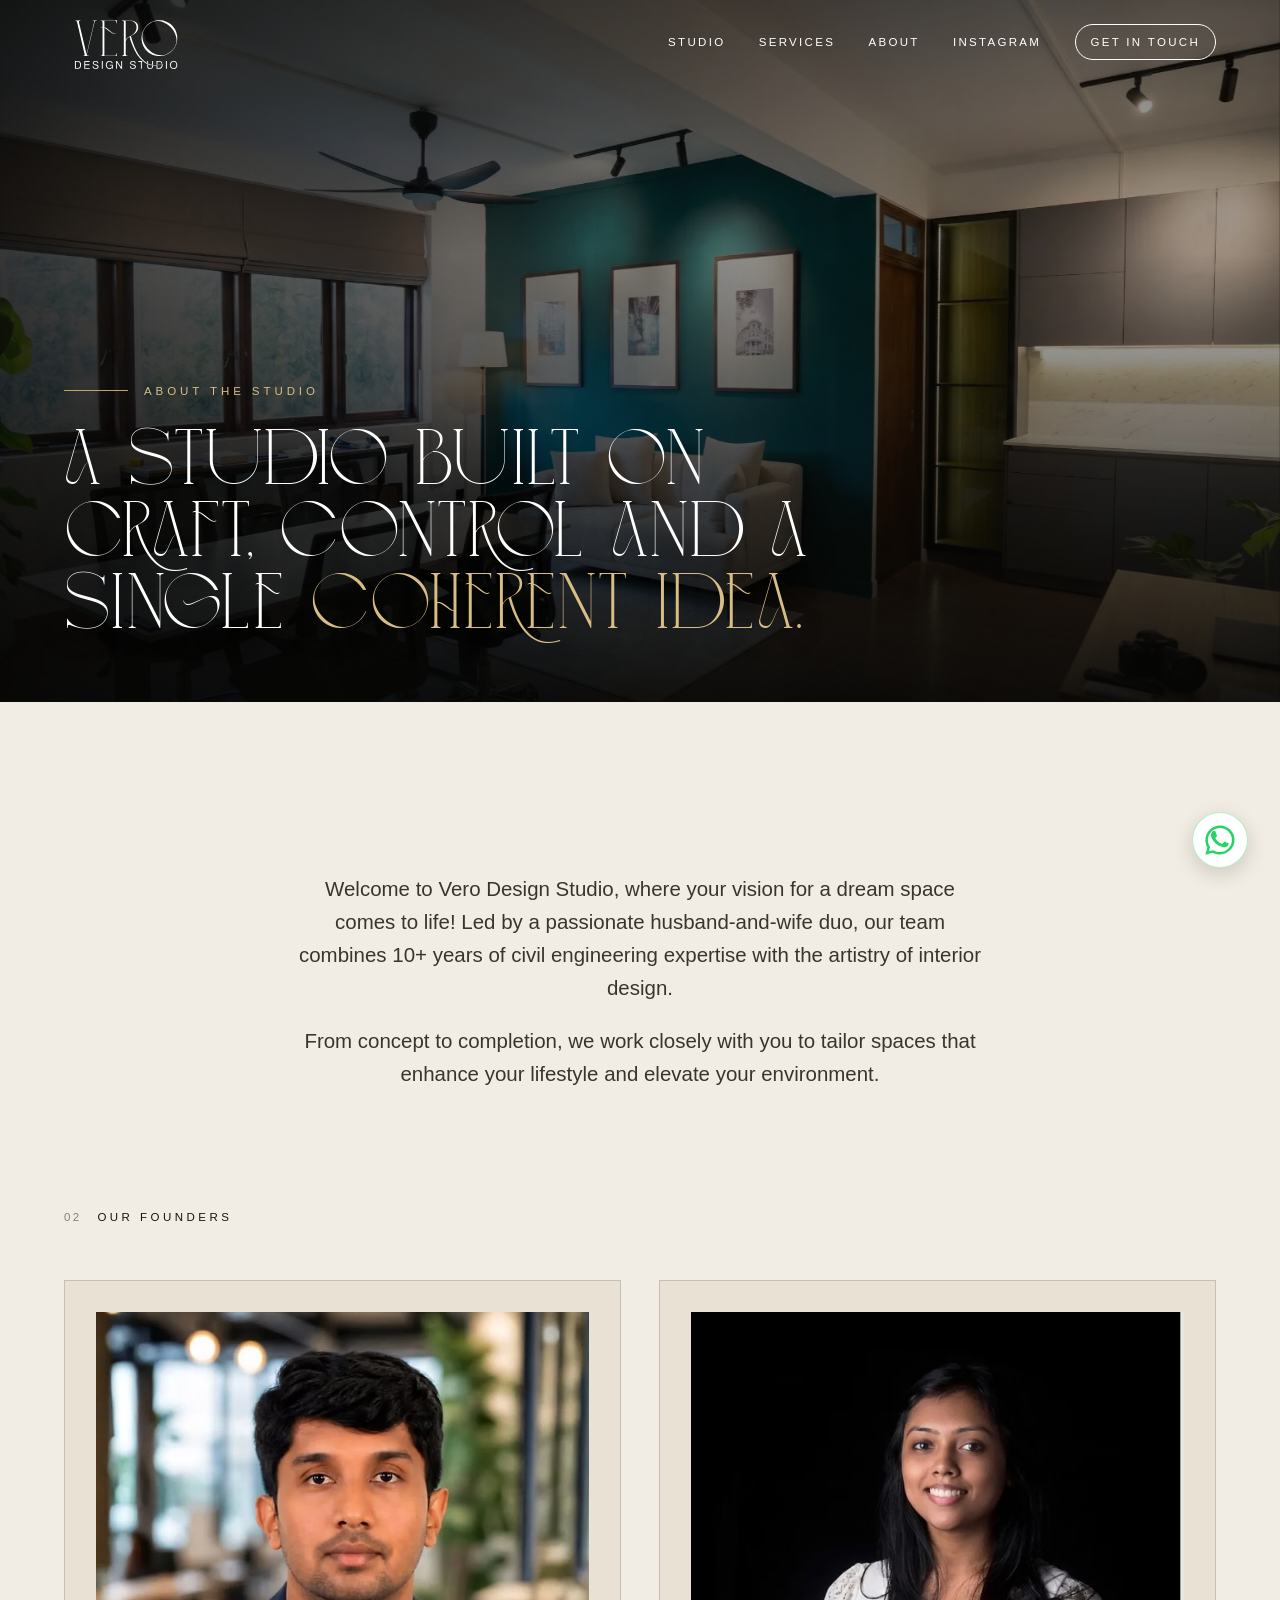
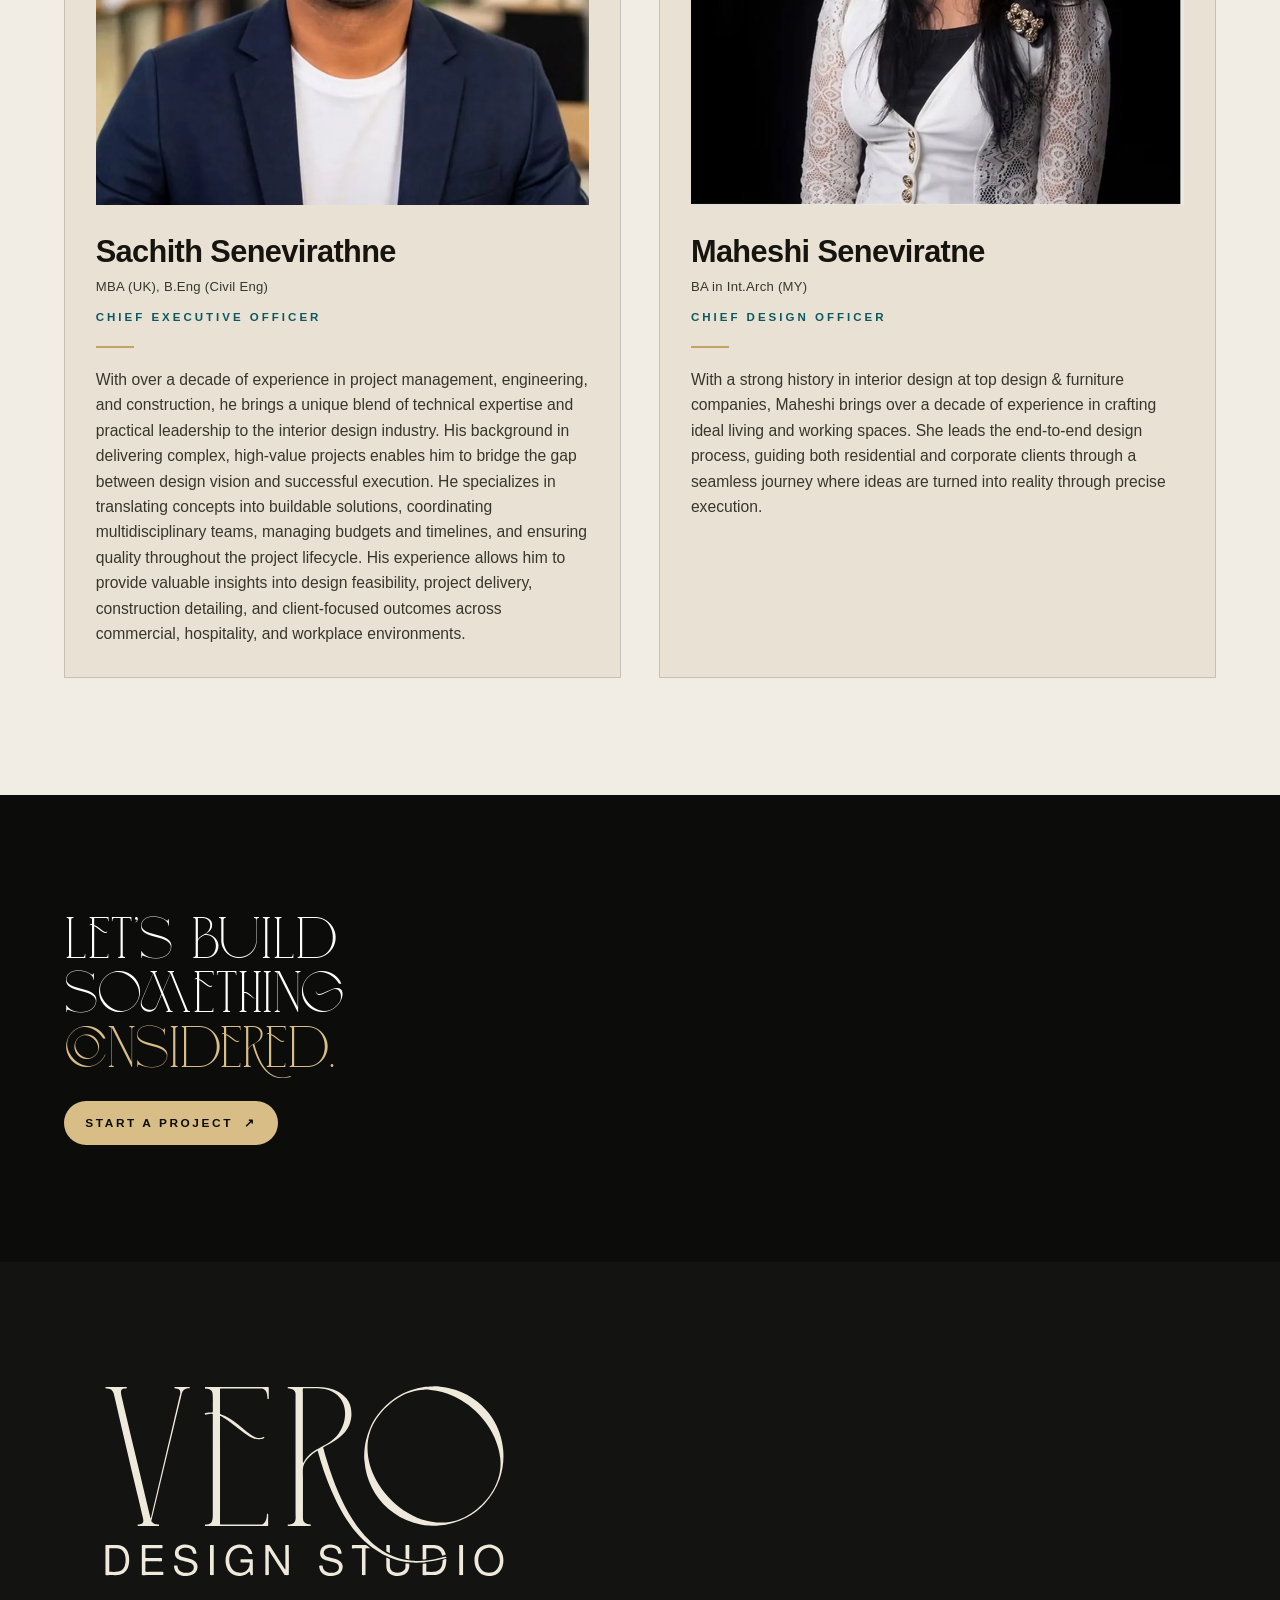
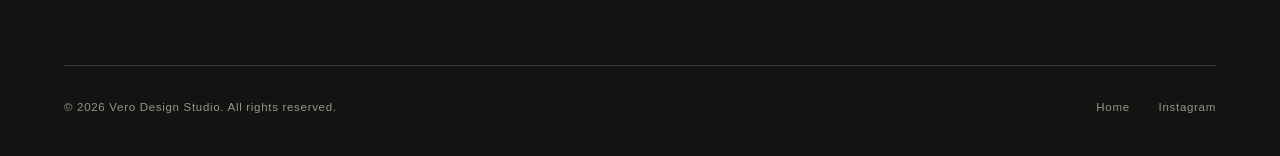
<file: about.html>
<!DOCTYPE html>
<html lang="en"><head>
<meta charset="UTF-8">
<meta name="viewport" content="width=device-width, initial-scale=1.0">
<title>About Vero Design Studio|Luxury Interior Designers Sri Lanka</title><!--Meta Title-->
<meta name="description" content="Meet the founders behind VERO Design Studio - a Sri Lankan interior design studio crafting bespoke interiors."><!--Meta description-->
<!-- Meta Pixel Code -->
<script>
!function(f,b,e,v,n,t,s)
{if(f.fbq)return;n=f.fbq=function(){n.callMethod?
n.callMethod.apply(n,arguments):n.queue.push(arguments)};
if(!f._fbq)f._fbq=n;n.push=n;n.loaded=!0;n.version='2.0';
n.queue=[];t=b.createElement(e);t.async=!0;
t.src=v;s=b.getElementsByTagName(e)[0];
s.parentNode.insertBefore(t,s)}(window, document,'script',
'https://connect.facebook.net/en_US/fbevents.js');
fbq('init', '1733209287865139');
fbq('track', 'PageView');
</script>
<noscript><img height="1" width="1" style="display:none"
src="https://www.facebook.com/tr?id=1733209287865139&ev=PageView&noscript=1"
/></noscript>
<!-- End Meta Pixel Code -->
<link rel="icon" type="image/svg+xml" href="favicon.svg">
<link rel="icon" type="image/png" sizes="32x32" href="favicon-32.png">
<link rel="apple-touch-icon" href="apple-touch-icon.png">
<link rel="preload" href="fonts/SimpleSerenitySerif.ttf" as="font" type="font/ttf" crossorigin>
<link rel="preload" href="fonts/SimpleSerenityScript.ttf" as="font" type="font/ttf" crossorigin>
<link rel="preload" href="assets/img/about-hero.webp" as="image" fetchpriority="high">
<link rel="stylesheet" href="styles.css?v=19">
</head>
<body>



<!-- ===================== NAV ===================== -->
<header class="nav" id="nav">
  <a class="nav__brand" href="/" aria-label="VERO Design Studio">
    <span class="brand-logo"></span>
  </a>
  <nav class="nav__links">
    <a href="/#philosophy">Studio</a>
    <a href="/#services">Services</a>
    <a href="about.html" aria-current="page">About</a>
    <a class="nav__inst" href="https://www.instagram.com/vero.designstudio/" target="_blank" rel="noopener">Instagram</a>
    <a class="nav__cta" href="/#contact">Get in Touch</a>
  </nav>
  <button class="nav__menu-btn" id="menuBtn" aria-label="Open menu" aria-expanded="false" aria-controls="mobileMenu">
    <span class="nav__menu-bars"><span></span><span></span></span>
  </button>
</header>

<!-- ===================== MOBILE MENU ===================== -->
<div class="mobile-menu" id="mobileMenu" aria-hidden="true">
  <nav class="mobile-menu__links">
    <a href="/#philosophy" data-mm=""><span class="i">01</span>Studio</a>
    <a href="/#services" data-mm=""><span class="i">02</span>Services</a>
    <a href="about.html" data-mm=""><span class="i">03</span>About</a>
    <a href="/#contact" data-mm=""><span class="i">04</span>Contact</a>
  </nav>
  <div class="mobile-menu__foot">
    <a class="mobile-menu__cta" href="/#contact" data-mm="">Get in Touch <span aria-hidden="true">↗</span></a>
    <a class="mobile-menu__inst" href="https://www.instagram.com/vero.designstudio/" target="_blank" rel="noopener">Find us on Instagram</a>
  </div>
</div>

<!-- ===================== ABOUT HERO ===================== -->
<section class="about-hero" data-screen-label="About Hero">
  <div class="about-hero__media">
    <img fetchpriority="high" src="assets/img/about-hero.webp" alt="VERO designed commercial office interior" data-parallax="0.1">
  </div>
  <div class="about-hero__overlay"></div>
  <div class="about-hero__inner">
    <div class="about-hero__eyebrow" data-reveal="">
      <span class="line"></span>
      <span>About the Studio</span>
    </div>
    <h1 class="about-hero__title" data-reveal="" style="--d:.08s">A studio built on craft, control and a single <span class="accent">coherent idea.</span></h1>
  </div>
</section>

<!-- ===================== INTRO ===================== -->
<section class="section about-intro" data-screen-label="About Intro">
  <div class="about-intro__grid">
    <div class="section-head about-intro__label" data-reveal="">
      <span class="num">01</span>
      <span class="label">Who We Are</span>
    </div>
    <div class="about-intro__body">
      <p data-reveal="">Welcome to Vero Design Studio, where your vision for a dream space comes to life! Led by a passionate husband-and-wife duo, our team combines 10+ years of civil engineering expertise with the artistry of interior design.</p>
      <p data-reveal="" style="--d:.1s">From concept to completion, we work closely with you to tailor spaces that enhance your lifestyle and elevate your environment.</p>
    </div>
  </div>
</section>

<!-- ===================== FOUNDERS ===================== -->
<section class="section founders" id="founders" data-screen-label="Founders">
  <div class="section-head" data-reveal="">
    <span class="num">02</span>
    <span class="label">Our Founders</span>
  </div>
  <div class="founders__grid">
    <article class="founder" data-reveal="">
      <div class="founder__photo">
        <img loading="lazy" decoding="async" src="assets/img/founder-sachith.webp" alt="Sachith Senevirathne, Chief Executive Officer">
      </div>
      <h2 class="founder__name">Sachith Senevirathne</h2>
      <div class="founder__cred">MBA (UK), B.Eng (Civil Eng)</div>
      <div class="founder__role">Chief Executive Officer</div>
      <div class="founder__rule"></div>
      <p class="founder__bio">With over a decade of experience in project management, engineering, and construction, he brings a unique blend of technical expertise and practical leadership to the interior design industry. His background in delivering complex, high-value projects enables him to bridge the gap between design vision and successful execution. He specializes in translating concepts into buildable solutions, coordinating multidisciplinary teams, managing budgets and timelines, and ensuring quality throughout the project lifecycle. His experience allows him to provide valuable insights into design feasibility, project delivery, construction detailing, and client-focused outcomes across commercial, hospitality, and workplace environments.</p>
    </article>
    <article class="founder" data-reveal="" style="--d:.1s">
      <div class="founder__photo">
        <img loading="lazy" decoding="async" src="assets/img/founder-maheshi.webp" alt="Maheshi Seneviratne, Chief Design Officer">
      </div>
      <h2 class="founder__name">Maheshi Seneviratne</h2>
      <div class="founder__cred">BA in Int.Arch (MY)</div>
      <div class="founder__role">Chief Design Officer</div>
      <div class="founder__rule"></div>
      <p class="founder__bio">With a strong history in interior design at top design &amp; furniture companies, Maheshi brings over a decade of experience in crafting ideal living and working spaces. She leads the end-to-end design process, guiding both residential and corporate clients through a seamless journey where ideas are turned into reality through precise execution.</p>
    </article>
  </div>
</section>

<!-- ===================== CTA ===================== -->
<section class="about-cta" data-screen-label="About CTA">
  <div class="section">
    <h2 class="about-cta__title" data-reveal="">Let's build something <span class="accent">considered.</span></h2>
    <a class="about-cta__btn" href="/#contact" data-reveal="" style="--d:.1s">Start a project <span aria-hidden="true">↗</span></a>
  </div>
</section>

<!-- ===================== FOOTER ===================== -->
<footer class="footer" data-screen-label="Footer">
  <div class="footer__inner">
    <div class="footer__top">
      <div class="footer__brand">
        <span class="brand-logo" role="img" aria-label="VERO Design Studio"></span>
      </div>
    </div>
    <div class="footer__bottom">
      <span>© 2026 Vero Design Studio. All rights reserved.</span>
      <div class="footer__links">
        <a href="/">Home</a>
        <a href="https://www.instagram.com/vero.designstudio/" target="_blank" rel="noopener">Instagram</a>
      </div>
    </div>
  </div>
</footer>

<!-- WhatsApp contact bubble -->
<a class="wa-bubble" href="https://wa.me/94767676832" target="_blank" rel="noopener" aria-label="Chat with us on WhatsApp">
  <svg viewBox="0 0 32 32" width="30" height="30" aria-hidden="true" fill="currentColor"><path d="M16 .4C7.4.4.4 7.4.4 16c0 2.8.7 5.5 2.1 7.9L.3 31.6l7.9-2.1c2.3 1.3 4.9 1.9 7.6 1.9h.1c8.6 0 15.6-7 15.6-15.6C31.6 7.4 24.6.4 16 .4zm0 28.5c-2.4 0-4.7-.6-6.7-1.8l-.5-.3-4.7 1.2 1.3-4.6-.3-.5c-1.3-2.1-2-4.5-2-7C3.3 9 9 3.3 16 3.3S28.7 9 28.7 16 23 28.9 16 28.9zm8.5-9.6c-.5-.2-2.8-1.4-3.2-1.5-.4-.2-.8-.2-1.1.2-.3.5-1.2 1.5-1.5 1.8-.3.3-.6.3-1 .1-.5-.2-2-.7-3.8-2.3-1.4-1.2-2.3-2.8-2.6-3.3-.3-.5 0-.7.2-1 .2-.2.5-.6.7-.8.2-.3.3-.5.5-.8.2-.3.1-.6 0-.8-.1-.2-1.1-2.6-1.5-3.6-.4-.9-.8-.8-1.1-.8h-1c-.3 0-.8.1-1.2.6-.4.5-1.6 1.5-1.6 3.8s1.6 4.4 1.9 4.7c.2.3 3.2 4.9 7.8 6.9 1.1.5 1.9.8 2.6 1 1.1.3 2.1.3 2.9.2.9-.1 2.8-1.1 3.2-2.3.4-1.1.4-2.1.3-2.3-.1-.2-.4-.3-.9-.5z"/></svg>
</a>
<script src="script.js?v=3"></script>


</body></html>
</file>
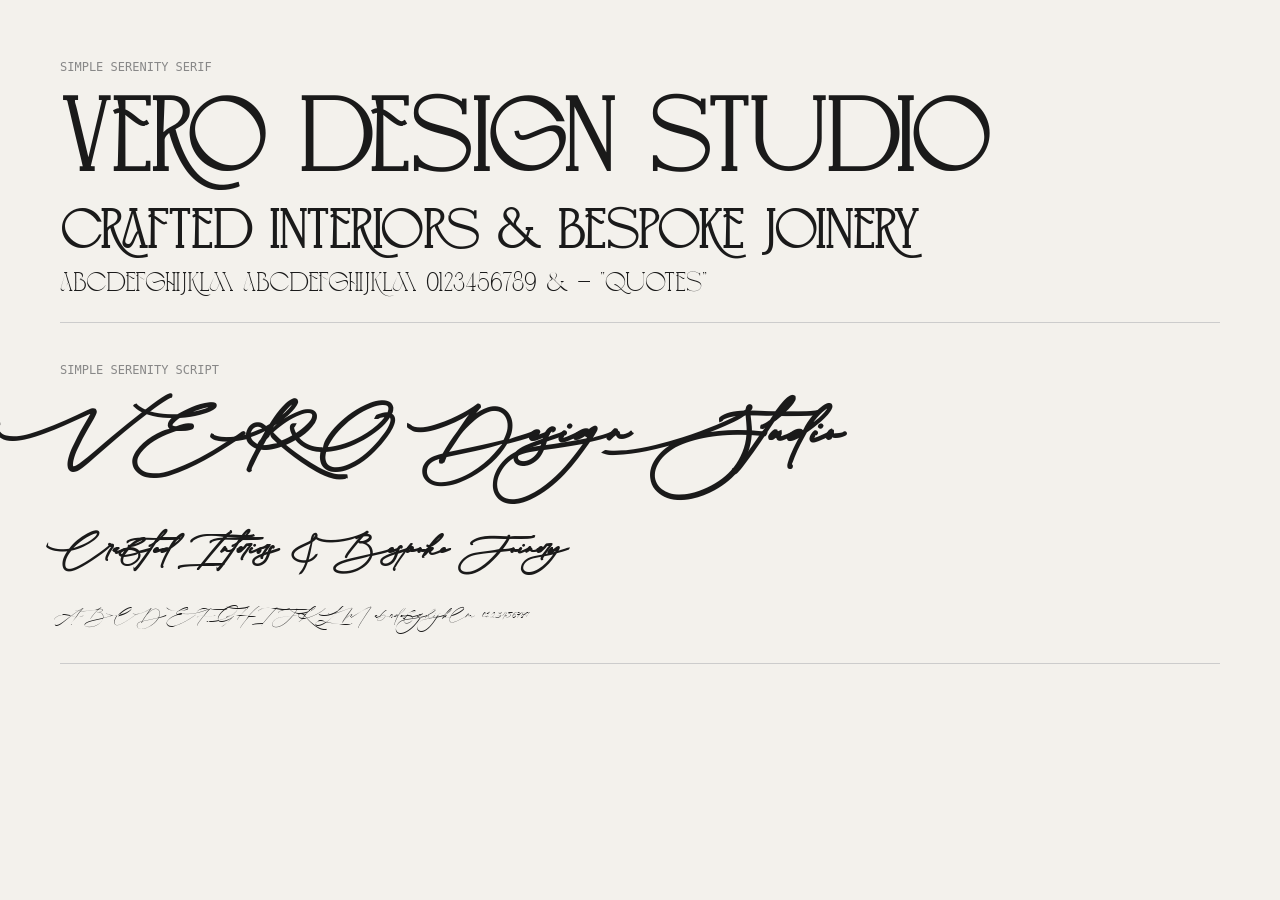
<file: font-preview.html>
<!DOCTYPE html>
<html lang="en">
<head>
<meta charset="UTF-8">
<style>
@font-face { font-family: 'SS Serif'; src: url('fonts/SimpleSerenitySerif.ttf'); }
@font-face { font-family: 'SS Script'; src: url('fonts/SimpleSerenityScript.ttf'); }
body { background:#f3f1ec; color:#1a1a1a; margin:0; padding:60px; }
.serif { font-family:'SS Serif'; }
.script { font-family:'SS Script'; }
.row { margin-bottom:40px; border-bottom:1px solid #ccc; padding-bottom:20px; }
.lbl { font-family:monospace; font-size:12px; color:#888; }
h1 { font-size:90px; margin:10px 0; }
h2 { font-size:48px; margin:10px 0; }
p { font-size:24px; margin:6px 0; }
</style>
</head>
<body>
<div class="row">
<div class="lbl">SIMPLE SERENITY SERIF</div>
<h1 class="serif">VERO Design Studio</h1>
<h2 class="serif">Crafted Interiors &amp; Bespoke Joinery</h2>
<p class="serif">ABCDEFGHIJKLM abcdefghijklm 0123456789 &amp; — “quotes”</p>
</div>
<div class="row">
<div class="lbl">SIMPLE SERENITY SCRIPT</div>
<h1 class="script">VERO Design Studio</h1>
<h2 class="script">Crafted Interiors &amp; Bespoke Joinery</h2>
<p class="script">ABCDEFGHIJKLM abcdefghijklm 0123456789</p>
</div>
</body>
</html>
</file>
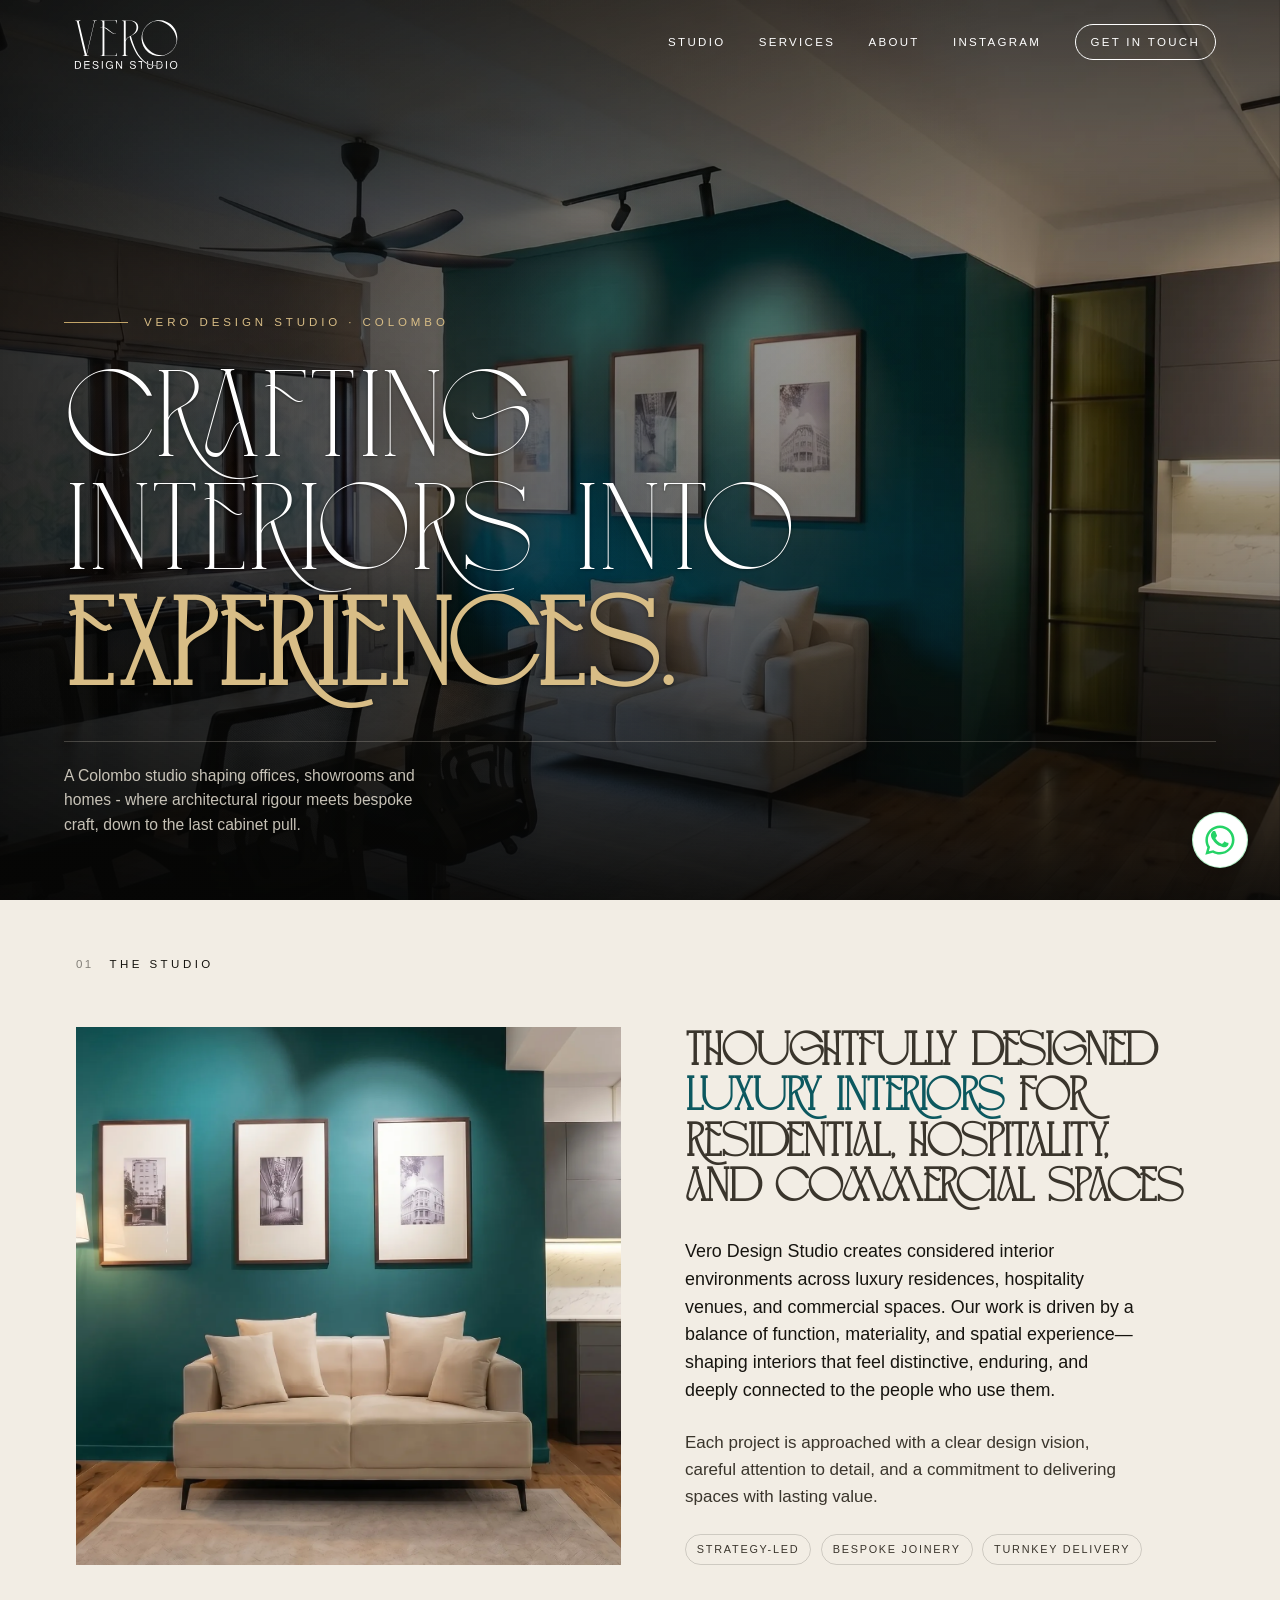
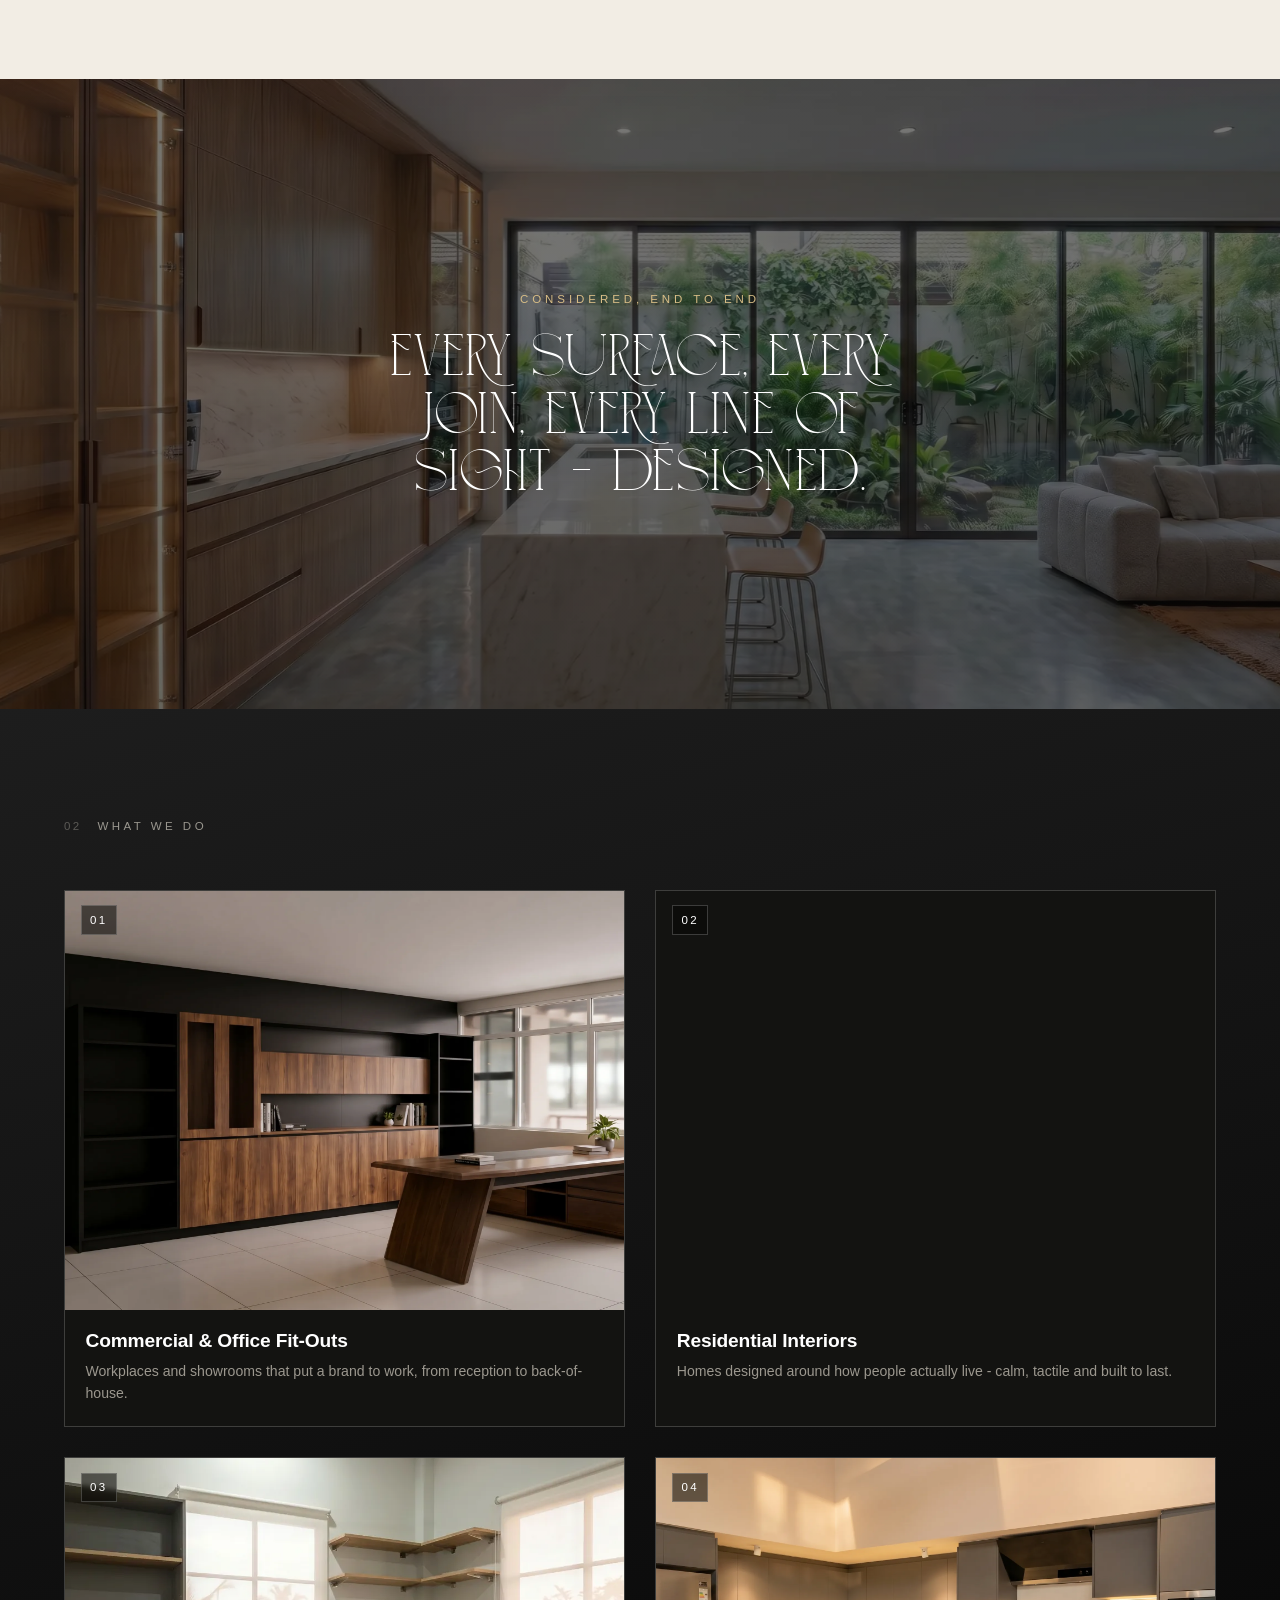
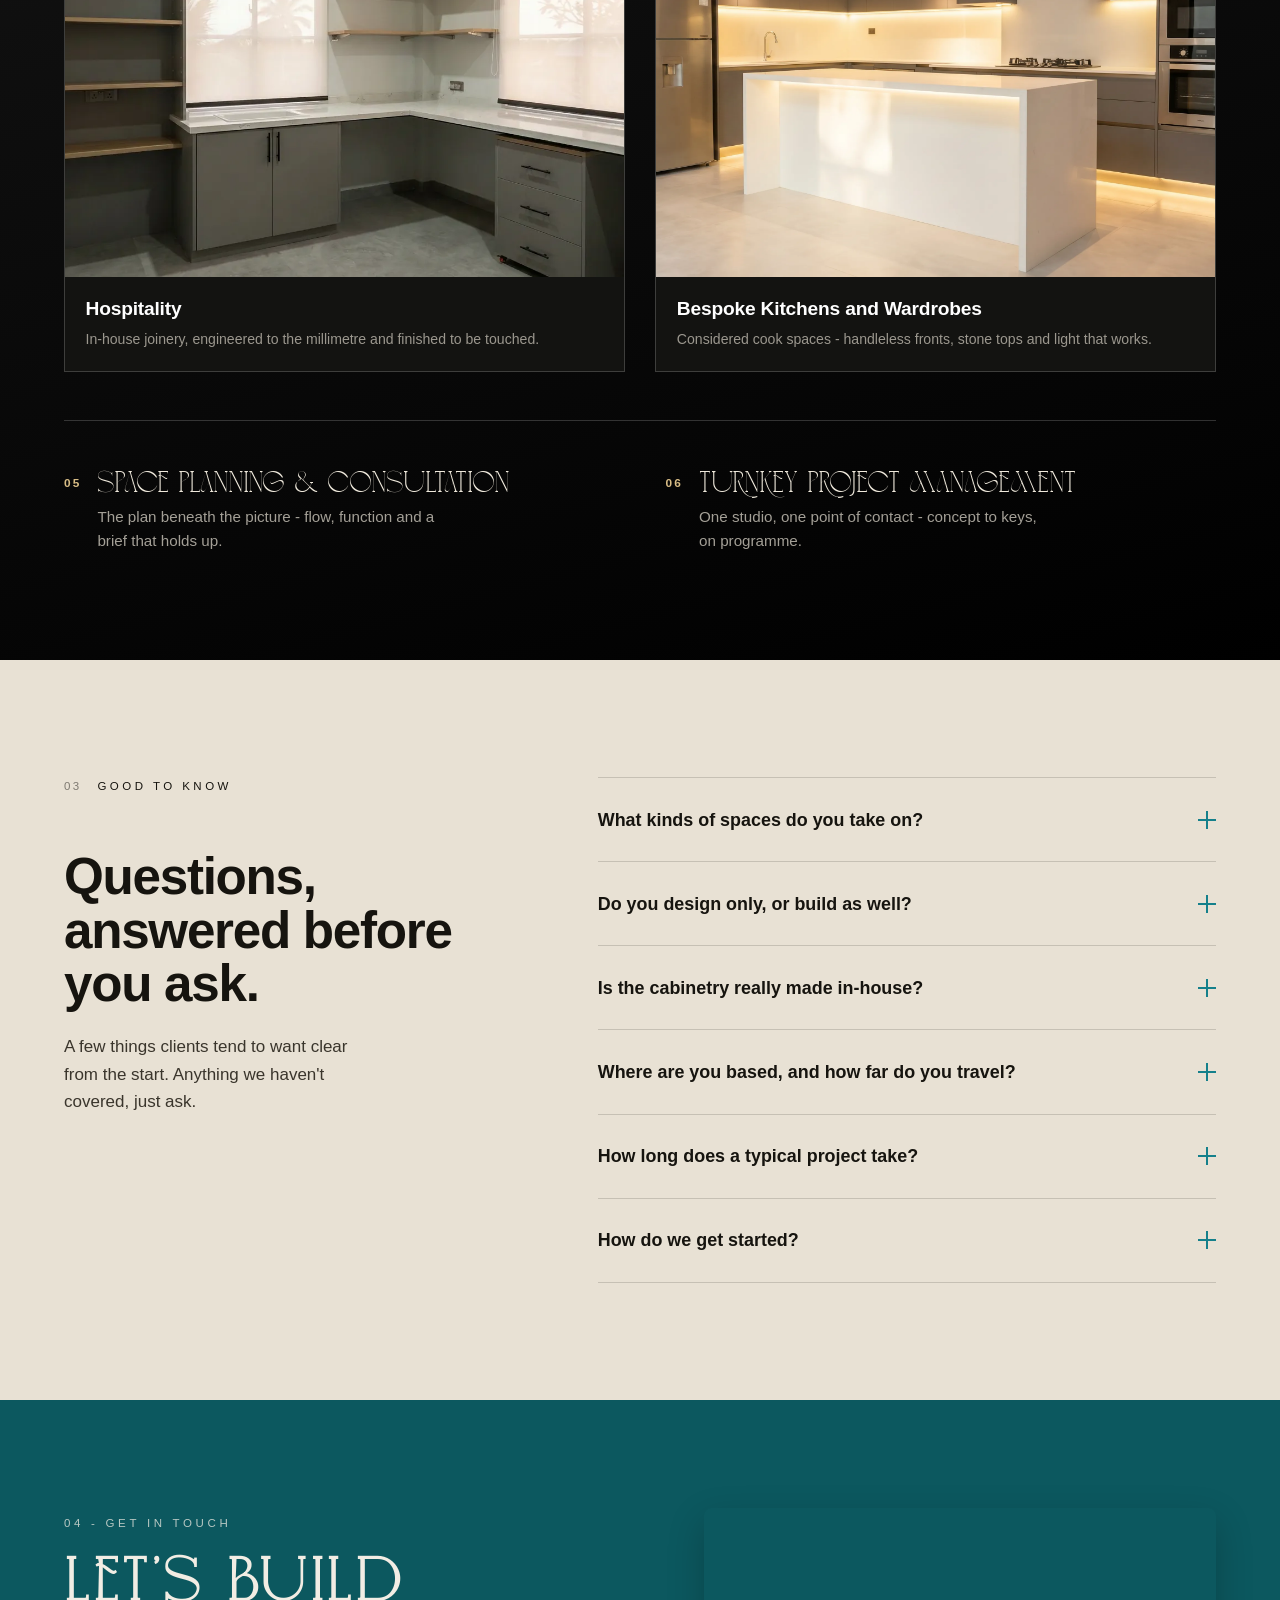
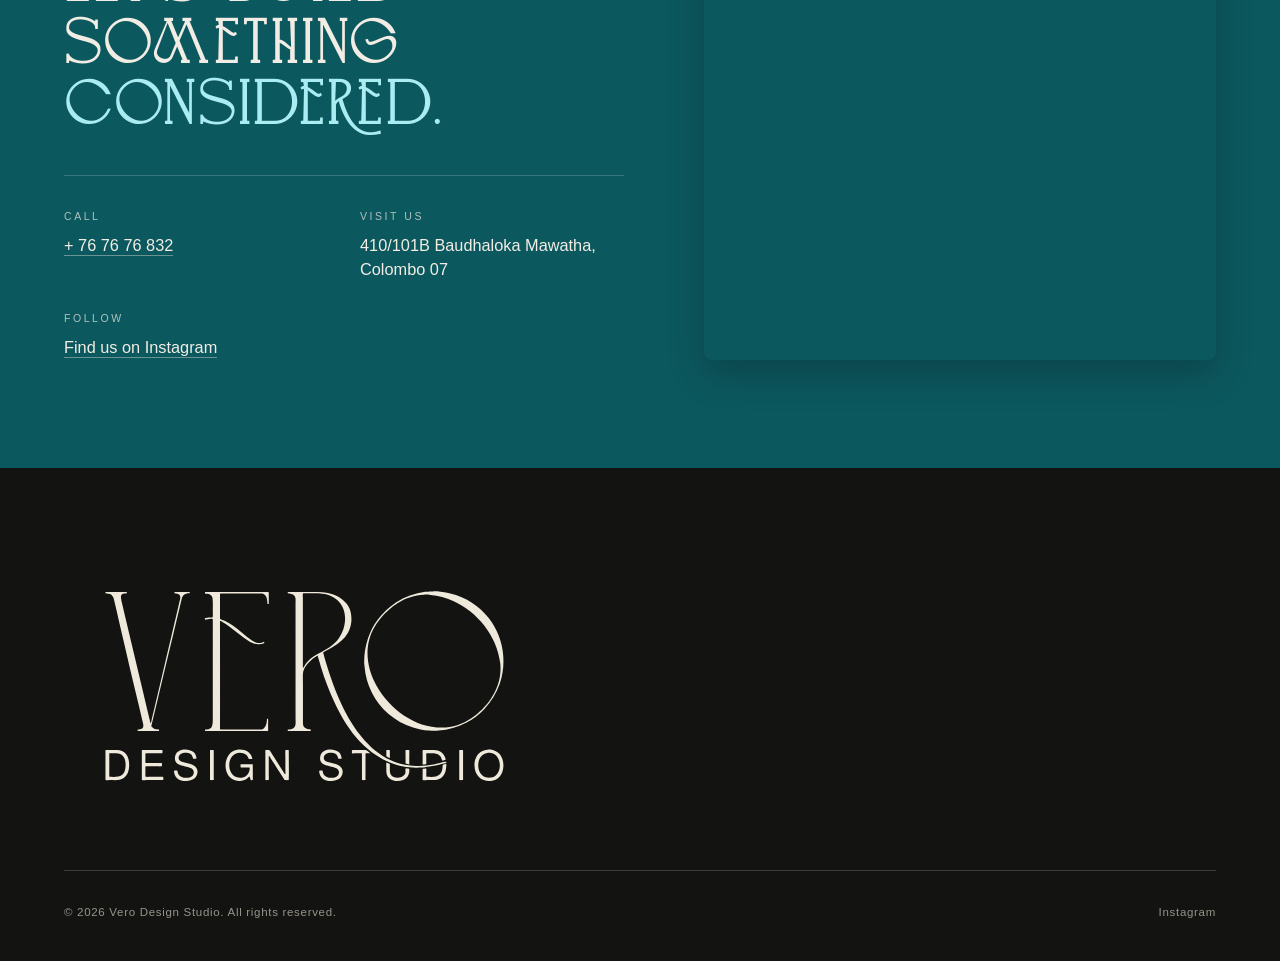
<file: Vero Design Studio.html>
<!DOCTYPE html>
<html lang="en">
<head>
<meta charset="UTF-8">
<meta name="viewport" content="width=device-width, initial-scale=1.0">
<title>VERO Design Studio - Commercial Interiors, Colombo</title>
<meta name="description" content="VERO Design Studio transforms commercial interiors into strategic brand experiences. Bespoke cabinetry, office fit-outs and turnkey interiors in Colombo.">
<!-- Meta Pixel Code -->
<script>
!function(f,b,e,v,n,t,s)
{if(f.fbq)return;n=f.fbq=function(){n.callMethod?
n.callMethod.apply(n,arguments):n.queue.push(arguments)};
if(!f._fbq)f._fbq=n;n.push=n;n.loaded=!0;n.version='2.0';
n.queue=[];t=b.createElement(e);t.async=!0;
t.src=v;s=b.getElementsByTagName(e)[0];
s.parentNode.insertBefore(t,s)}(window, document,'script',
'https://connect.facebook.net/en_US/fbevents.js');
fbq('init', '1733209287865139');
fbq('track', 'PageView');
</script>
<noscript><img height="1" width="1" style="display:none"
src="https://www.facebook.com/tr?id=1733209287865139&ev=PageView&noscript=1"
/></noscript>
<!-- End Meta Pixel Code -->
<link rel="icon" type="image/svg+xml" href="favicon.svg">
<link rel="icon" type="image/png" sizes="32x32" href="favicon-32.png">
<link rel="apple-touch-icon" href="apple-touch-icon.png">
<link rel="preload" href="fonts/SimpleSerenitySerif.ttf" as="font" type="font/ttf" crossorigin>
<link rel="preload" href="fonts/SimpleSerenityScript.ttf" as="font" type="font/ttf" crossorigin>
<link rel="preload" href="assets/img/hero.webp?v=2" as="image" fetchpriority="high">
<link rel="stylesheet" href="styles.css?v=19">
</head>
<body>

<!-- ===================== NAV ===================== -->
<header class="nav" id="nav">
  <a class="nav__brand" href="/" aria-label="VERO Design Studio">
    <span class="brand-logo"></span>
  </a>
  <nav class="nav__links">
    <a href="#philosophy">Studio</a>
    <a href="#services">Services</a>
    <a href="about.html">About</a>
    <a class="nav__inst" href="https://www.instagram.com/vero.designstudio/" target="_blank" rel="noopener">Instagram</a>
    <a class="nav__cta" href="#contact">Get in Touch</a>
  </nav>
  <button class="nav__menu-btn" id="menuBtn" aria-label="Open menu" aria-expanded="false" aria-controls="mobileMenu">
    <span class="nav__menu-bars"><span></span><span></span></span>
  </button>
</header>

<!-- ===================== MOBILE MENU ===================== -->
<div class="mobile-menu" id="mobileMenu" aria-hidden="true">
  <nav class="mobile-menu__links">
    <a href="#philosophy" data-mm=""><span class="i">01</span>Studio</a>
    <a href="#services" data-mm=""><span class="i">02</span>Services</a>
    <a href="about.html" data-mm=""><span class="i">03</span>About</a>
    <a href="#contact" data-mm=""><span class="i">04</span>Contact</a>
  </nav>
  <div class="mobile-menu__foot">
    <a class="mobile-menu__cta" href="#contact" data-mm="">Get in Touch <span aria-hidden="true">↗</span></a>
    <a class="mobile-menu__inst" href="https://www.instagram.com/vero.designstudio/" target="_blank" rel="noopener">Find us on Instagram</a>
  </div>
</div>

<!-- ===================== HERO ===================== -->
<section class="hero" id="top" data-screen-label="Hero">
  <div class="hero__media">
    <img fetchpriority="high" src="assets/img/hero.webp?v=2" alt="VERO designed commercial office with teal accent wall, lounge seating, meeting table and bespoke joinery" id="heroImg">
  </div>
  <div class="hero__overlay"></div>
  <div class="hero__inner">
    <div class="hero__eyebrow" data-reveal>
      <span class="line"></span>
      <span>Vero Design Studio · Colombo</span>
    </div>
    <h1 class="hero__title" data-reveal style="--d:.08s">Crafting interiors into <span class="accent" style="font-weight: 900; line-height: 1.1">experiences.</span></h1>
    <div class="hero__foot">
      <p data-reveal style="--d:.18s">A Colombo studio shaping offices, showrooms and homes - where architectural rigour meets bespoke craft, down to the last cabinet pull.</p>
      <div class="hero__cue" data-reveal style="--d:.28s">
        <span class="chev"></span>
        <span>Scroll to explore</span>
      </div>
    </div>
  </div>
</section>

<!-- ===================== PHILOSOPHY ===================== -->
<section class="section philosophy" id="philosophy" data-screen-label="Philosophy" style="padding: 55px 76px 114px">
  <div class="section-head" data-reveal>
    <span class="num">01</span>
    <span class="label">The Studio</span>
  </div>
  <div class="philosophy__grid">
    <div class="philosophy__media" data-reveal>
      <img loading="lazy" decoding="async" src="assets/img/lounge-teal.webp?v=2" alt="Teal accent lounge with framed art and bespoke cabinetry" data-parallax="0.12">
    </div>
    <div class="philosophy__text">
      <p class="philosophy__statement" data-reveal style="font-family: &quot;Serenity Serif&quot;; font-weight: 900; text-align: left; letter-spacing: -1.1px; line-height: 1.1; margin: 0 0 0.4rem">
        Thoughtfully designed <span class="accent">luxury interiors</span> for residential, hospitality, and commercial spaces
      </p>
      <p class="lead" data-reveal>Vero Design Studio creates considered interior environments across luxury residences, hospitality venues, and commercial spaces. Our work is driven by a balance of function, materiality, and spatial experience—shaping interiors that feel distinctive, enduring, and deeply connected to the people who use them.</p>
      <p data-reveal style="--d:.1s">Each project is approached with a clear design vision, careful attention to detail, and a commitment to delivering spaces with lasting value.</p>
      <div class="tags" data-reveal style="--d:.2s">
        <span>Strategy-led</span>
        <span>Bespoke joinery</span>
        <span>Turnkey delivery</span>
      </div>
    </div>
  </div>
</section>

<!-- ===================== INTERSTITIAL ===================== -->
<section class="interstitial" data-screen-label="Interstitial">
  <div class="interstitial__media">
    <img loading="lazy" decoding="async" src="assets/img/hallway-art.webp?v=3" alt="Open-plan kitchen and living room with timber joinery, marble island and garden views" data-parallax="0.18">
  </div>
  <div class="interstitial__inner">
    <span class="interstitial__kicker" data-reveal>Considered, end to end</span>
    <p class="big" data-reveal style="--d:.1s">Every surface, every join, every line of sight - designed.</p>
  </div>
</section>

<!-- ===================== SERVICES ===================== -->
<section class="services" id="services" data-screen-label="Services">
  <div class="section">
    <div class="section-head" data-reveal>
      <span class="num">02</span>
      <span class="label">What We Do</span>
    </div>
    <div class="services__grid" id="svcList">
      <a class="svc" data-reveal>
        <span class="svc__media"><img loading="lazy" decoding="async" src="assets/img/office-fitout.webp" alt="Bespoke walnut office fit-out with black accent wall, joinery and timber desk"><span class="svc__num">01</span></span>
        <span class="svc__body">
          <span class="svc__title">Commercial &amp; Office Fit-Outs</span>
          <span class="svc__desc">Workplaces and showrooms that put a brand to work, from reception to back-of-house.</span>
        </span>
      </a>
      <a class="svc" data-reveal style="--d:.06s">
        <span class="svc__media"><img loading="lazy" decoding="async" src="assets/img/hero-office.webp" alt="Residential interior designed by VERO"><span class="svc__num">02</span></span>
        <span class="svc__body">
          <span class="svc__title">Residential Interiors</span>
          <span class="svc__desc">Homes designed around how people actually live - calm, tactile and built to last.</span>
        </span>
      </a>
      <a class="svc" data-reveal style="--d:.12s">
        <span class="svc__media"><img loading="lazy" decoding="async" src="assets/img/joinery-shelving.webp" alt="Built-in shelving and space planning detail"><span class="svc__num">03</span></span>
        <span class="svc__body">
          <span class="svc__title">Hospitality</span>
          <span class="svc__desc">In-house joinery, engineered to the millimetre and finished to be touched.</span>
        </span>
      </a>
      <a class="svc" data-reveal>
        <span class="svc__media"><img loading="lazy" decoding="async" src="assets/img/kitchen-grey.webp" alt="Modern kitchen with waterfall island and warm lighting"><span class="svc__num">04</span></span>
        <span class="svc__body">
          <span class="svc__title">Bespoke Kitchens and Wardrobes</span>
          <span class="svc__desc">Considered cook spaces - handleless fronts, stone tops and light that works.</span>
        </span>
      </a>
    </div>
    <div class="services__more" data-reveal>
      <div class="svc-text">
        <span class="svc-text__num">05</span>
        <div class="svc-text__body">
          <span class="svc-text__title">Space Planning &amp; Consultation</span>
          <span class="svc-text__desc">The plan beneath the picture - flow, function and a brief that holds up.</span>
        </div>
      </div>
      <div class="svc-text">
        <span class="svc-text__num">06</span>
        <div class="svc-text__body">
          <span class="svc-text__title">Turnkey Project Management</span>
          <span class="svc-text__desc">One studio, one point of contact - concept to keys, on programme.</span>
        </div>
      </div>
    </div>
  </div>
</section>


<!-- ===================== FAQ ===================== -->
<section class="faq" id="faq" data-screen-label="FAQ">
  <div class="section">
    <div class="faq__grid">
      <div class="faq__head">
        <div class="section-head" data-reveal>
          <span class="num">03</span>
          <span class="label">Good to Know</span>
        </div>
        <h2 class="faq__title" data-reveal>Questions, answered before you ask.</h2>
        <p class="faq__intro" data-reveal style="--d:.1s">A few things clients tend to want clear from the start. Anything we haven't covered, just ask.</p>
      </div>
      <div class="faq__list" data-reveal style="--d:.1s">
        <details class="faq__item">
          <summary class="faq__q">What kinds of spaces do you take on?<span class="faq__icon" aria-hidden="true"></span></summary>
          <div class="faq__a"><p>Luxury residences, hospitality venues and commercial interiors - from full home fit-outs and apartments to offices, showrooms and restaurants. If it's a considered interior, we'd love to hear about it.</p></div>
        </details>
        <details class="faq__item">
          <summary class="faq__q">Do you design only, or build as well?<span class="faq__icon" aria-hidden="true"></span></summary>
          <div class="faq__a"><p>Both. We take projects from concept and space planning through to turnkey delivery on site - including bespoke joinery made in our own workshop - so the finished space matches the drawings exactly.</p></div>
        </details>
        <details class="faq__item">
          <summary class="faq__q">Is the cabinetry really made in-house?<span class="faq__icon" aria-hidden="true"></span></summary>
          <div class="faq__a"><p>Yes. Our cabinetry and built-in joinery are engineered and finished in-house, which lets us control quality to the millimetre and keep the detailing true to the design.</p></div>
        </details>
        <details class="faq__item">
          <summary class="faq__q">Where are you based, and how far do you travel?<span class="faq__icon" aria-hidden="true"></span></summary>
          <div class="faq__a"><p>We're based in Colombo and work on projects across Sri Lanka. For the right project we're happy to discuss work further afield - just ask.</p></div>
        </details>
        <details class="faq__item">
          <summary class="faq__q">How long does a typical project take?<span class="faq__icon" aria-hidden="true"></span></summary>
          <div class="faq__a"><p>It depends on scope, but most fit-outs run a few months from brief to handover. We'll give you a realistic programme up front and keep you updated at every stage.</p></div>
        </details>
        <details class="faq__item">
          <summary class="faq__q">How do we get started?<span class="faq__icon" aria-hidden="true"></span></summary>
          <div class="faq__a"><p>Reach out via the contact details below or message us on WhatsApp. We'll arrange an initial conversation to understand your space, your brief and how we can help.</p></div>
        </details>
      </div>
    </div>
  </div>
</section>

<!-- ===================== CONTACT ===================== -->
<section class="contact" id="contact" data-screen-label="Contact">
  <div class="section">
    <div class="contact__grid">
      <div class="contact__left">
        <span class="eyebrow" data-reveal>04 - Get in Touch</span>
        <h2 class="contact__title" data-reveal style="font-family: &quot;Serenity Serif&quot;; letter-spacing: 4.2px; line-height: 1.15">Let's build something <span class="accent">considered.</span></h2>
        <div class="contact__details" data-reveal style="--d:.1s">
          <div class="detail">
            <div class="k">Call</div>
            <div class="v"><a href="tel:+76767632">+ 76 76 76 832</a></div>
          </div>
          <div class="detail">
            <div class="k">Visit Us</div>
            <div class="v">410/101B Baudhaloka Mawatha,<br>Colombo 07</div>
          </div>
          <div class="detail">
            <div class="k">Follow</div>
            <div class="v"><a href="https://www.instagram.com/vero.designstudio/" target="_blank" rel="noopener">Find us on Instagram</a></div>
          </div>
        </div>
      </div>
      <div class="contact__map" data-reveal style="--d:.15s">
        <iframe title="Vero Design Studio location on Google Maps" src="https://www.google.com/maps/embed?pb=!1m18!1m12!1m3!1d3960.891600469288!2d79.8759633!3d6.903564800000001!2m3!1f0!2f0!3f0!3m2!1i1024!2i768!4f13.1!3m3!1m2!1s0x3ae25bfbf1e2e7bf%3A0x87864e59ec0806f4!2sVero%20Design%20Studio!5e0!3m2!1sen!2slk!4v1780853585169!5m2!1sen!2slk" loading="lazy" allowfullscreen referrerpolicy="no-referrer-when-downgrade"></iframe>
      </div>
    </div>
  </div>
</section>

<!-- ===================== FOOTER ===================== -->
<footer class="footer" data-screen-label="Footer">
  <div class="footer__inner">
    <div class="footer__top">
      <div class="footer__brand">
        <span class="brand-logo" role="img" aria-label="VERO Design Studio"></span>
      </div>
    </div>
    <div class="footer__bottom">
      <span>&copy; 2026 Vero Design Studio. All rights reserved.</span>
      <div class="footer__links">
        <a href="https://www.instagram.com/vero.designstudio/" target="_blank" rel="noopener">Instagram</a>
      </div>
    </div>
  </div>
</footer>

<!-- WhatsApp contact bubble -->
<a class="wa-bubble" href="https://wa.me/94767676832" target="_blank" rel="noopener" aria-label="Chat with us on WhatsApp">
  <svg viewBox="0 0 32 32" width="30" height="30" aria-hidden="true" fill="currentColor"><path d="M16 .4C7.4.4.4 7.4.4 16c0 2.8.7 5.5 2.1 7.9L.3 31.6l7.9-2.1c2.3 1.3 4.9 1.9 7.6 1.9h.1c8.6 0 15.6-7 15.6-15.6C31.6 7.4 24.6.4 16 .4zm0 28.5c-2.4 0-4.7-.6-6.7-1.8l-.5-.3-4.7 1.2 1.3-4.6-.3-.5c-1.3-2.1-2-4.5-2-7C3.3 9 9 3.3 16 3.3S28.7 9 28.7 16 23 28.9 16 28.9zm8.5-9.6c-.5-.2-2.8-1.4-3.2-1.5-.4-.2-.8-.2-1.1.2-.3.5-1.2 1.5-1.5 1.8-.3.3-.6.3-1 .1-.5-.2-2-.7-3.8-2.3-1.4-1.2-2.3-2.8-2.6-3.3-.3-.5 0-.7.2-1 .2-.2.5-.6.7-.8.2-.3.3-.5.5-.8.2-.3.1-.6 0-.8-.1-.2-1.1-2.6-1.5-3.6-.4-.9-.8-.8-1.1-.8h-1c-.3 0-.8.1-1.2.6-.4.5-1.6 1.5-1.6 3.8s1.6 4.4 1.9 4.7c.2.3 3.2 4.9 7.8 6.9 1.1.5 1.9.8 2.6 1 1.1.3 2.1.3 2.9.2.9-.1 2.8-1.1 3.2-2.3.4-1.1.4-2.1.3-2.3-.1-.2-.4-.3-.9-.5z"/></svg>
</a>
<script src="script.js?v=3"></script>
</body>
</html>
</file>
<file: styles.css>
/* ============================================================
   VERO DESIGN STUDIO — styles
   ============================================================ */

@font-face {
  font-family: 'Serenity Serif';
  src: url('fonts/SimpleSerenitySerif.ttf') format('truetype');
  font-weight: 400;
  font-display: block;
}
@font-face {
  font-family: 'Serenity Script';
  src: url('fonts/SimpleSerenityScript.ttf') format('truetype');
  font-weight: 400;
  font-display: block;
}

:root {
  --canvas: #f2ede4;
  --canvas-2: #e8e1d4;
  --ink: #16140f;
  --ink-soft: #3a352c;
  --charcoal: #131311;
  --teal: #0c585f;
  --teal-deep: #0a464c;
  --teal-bright: #15808b;
  --cream: #efe9dc;
  --black: #0c0c0b;
  --black-2: #131311;
  --brass: #c2a468;
  --brass-soft: #d8bd86;
  --line: rgba(22, 20, 15, 0.16);
  --line-light: rgba(255, 255, 255, 0.18);

  --display: 'Serenity Serif', 'Times New Roman', serif;
  --script: 'Serenity Script', cursive;
  --sans: 'Helvetica Neue', Helvetica, Arial, sans-serif;

  --pad-x: clamp(1.5rem, 5vw, 6rem);
  --maxw: 1680px;
  --ease: cubic-bezier(0.22, 1, 0.36, 1);
}

* { margin: 0; padding: 0; box-sizing: border-box; }

html { scroll-behavior: smooth; -webkit-font-smoothing: antialiased; }

body {
  font-family: var(--sans);
  background: var(--canvas);
  color: var(--ink);
  font-size: 17px;
  line-height: 1.6;
  overflow-x: hidden;
}

img { display: block; max-width: 100%; }

/* ---------- Shared type helpers ---------- */
.eyebrow {
  font-family: var(--sans);
  font-size: 0.72rem;
  letter-spacing: 0.32em;
  text-transform: uppercase;
  font-weight: 500;
}
.script-accent {
  font-family: var(--script);
  text-transform: none;
  letter-spacing: 0;
}
.display {
  font-family: var(--display);
  font-weight: 400;
  line-height: 0.95;
  letter-spacing: 0.01em;
}

/* ============================================================
   NAV
   ============================================================ */
.nav {
  position: fixed;
  top: 0; left: 0; right: 0;
  z-index: 100;
  display: flex;
  align-items: center;
  justify-content: space-between;
  padding: clamp(0.275rem, 0.5vw, 0.45rem) var(--pad-x);
  color: #fff;
  transition: background 0.45s var(--ease), color 0.45s var(--ease), padding 0.45s var(--ease), backdrop-filter 0.45s var(--ease), box-shadow 0.45s var(--ease);
}
.nav.scrolled {
  background: rgba(242, 237, 228, 0.72);
  -webkit-backdrop-filter: blur(16px) saturate(120%);
  backdrop-filter: blur(16px) saturate(120%);
  color: var(--ink);
  padding-top: 0.25rem;
  padding-bottom: 0.25rem;
  border-bottom: 1px solid var(--line);
  box-shadow: 0 8px 30px rgba(12, 12, 11, 0.06);
}
.nav__brand {
  display: flex;
  flex-direction: column;
  line-height: 1;
  text-decoration: none;
  color: inherit;
}
/* image logo — masked so it takes the surrounding text colour (white over hero, ink when scrolled, cream in footer) */
.brand-logo {
  display: block;
  background-color: currentColor;
  -webkit-mask: url("assets/vero-logo.svg") center / contain no-repeat;
          mask: url("assets/vero-logo.svg") center / contain no-repeat;
}
.nav__brand .brand-logo {
  height: clamp(55px, 5.8vw, 71.5px);
  aspect-ratio: 1474 / 848;
}
.footer__brand .brand-logo {
  width: clamp(240px, 40vw, 480px);
  aspect-ratio: 1474 / 848;
}
.nav__brand .mark {
  font-family: var(--display);
  font-size: clamp(1.5rem, 2.4vw, 2.1rem);
  letter-spacing: 0.14em;
}
.nav__brand .sub {
  font-family: var(--sans);
  font-size: 0.6rem;
  letter-spacing: 0.2em;
  text-transform: uppercase;
  margin-top: 0.42em;
  opacity: 0.85;
  text-align: justify;
  text-align-last: justify;
}
.nav__links {
  display: flex;
  align-items: center;
  gap: clamp(1.4rem, 2.6vw, 2.8rem);
}
.nav__links a {
  color: inherit;
  text-decoration: none;
  font-size: 0.72rem;
  letter-spacing: 0.2em;
  text-transform: uppercase;
  position: relative;
  padding: 0.3em 0;
}
.nav__links a:not(.nav__cta)::after {
  content: '';
  position: absolute;
  left: 0; bottom: 0;
  width: 100%; height: 1px;
  background: currentColor;
  transform: scaleX(0);
  transform-origin: left;
  transition: transform 0.4s var(--ease);
}
.nav__links a:not(.nav__cta):hover::after { transform: scaleX(1); }
.nav__cta {
  border: 1px solid currentColor;
  padding: 0.7em 1.3em !important;
  border-radius: 999px;
  transition: background 0.4s var(--ease), color 0.4s var(--ease);
}
.nav.scrolled .nav__cta:hover { background: var(--ink); color: var(--canvas); }
.nav:not(.scrolled) .nav__cta:hover { background: #fff; color: var(--ink); }
.nav__menu-btn {
  display: none;
  position: relative;
  width: 46px;
  height: 46px;
  margin: -6px -8px -6px 0;
  background: none;
  border: 0;
  cursor: pointer;
  color: inherit;
  align-items: center;
  justify-content: center;
}
.nav__menu-bars {
  position: relative;
  display: block;
  width: 26px;
  height: 14px;
}
.nav__menu-bars span {
  position: absolute;
  left: 0;
  width: 100%;
  height: 1.5px;
  background: currentColor;
  transition: transform 0.4s var(--ease), opacity 0.3s var(--ease);
}
.nav__menu-bars span:nth-child(1) { top: 0; }
.nav__menu-bars span:nth-child(2) { bottom: 0; }
body.menu-open .nav__menu-bars span:nth-child(1) { transform: translateY(6.25px) rotate(45deg); }
body.menu-open .nav__menu-bars span:nth-child(2) { transform: translateY(-6.25px) rotate(-45deg); }

/* ============================================================
   MOBILE MENU
   ============================================================ */
.mobile-menu {
  position: fixed;
  inset: 0;
  z-index: 95;
  background: var(--black);
  color: var(--cream);
  display: flex;
  flex-direction: column;
  justify-content: center;
  padding: clamp(5rem, 16vh, 8rem) var(--pad-x) clamp(2rem, 6vh, 4rem);
  opacity: 0;
  visibility: hidden;
  transform: translateY(-12px);
  transition: opacity 0.5s var(--ease), transform 0.5s var(--ease), visibility 0s linear 0.5s;
}
body.menu-open .mobile-menu {
  opacity: 1;
  visibility: visible;
  transform: none;
  transition: opacity 0.55s var(--ease), transform 0.55s var(--ease);
}
.mobile-menu__links {
  display: flex;
  flex-direction: column;
}
.mobile-menu__links a {
  display: flex;
  align-items: baseline;
  gap: 1rem;
  padding: 0.55em 0;
  text-decoration: none;
  color: #fff;
  font-family: var(--display);
  font-size: clamp(2.4rem, 12vw, 3.6rem);
  line-height: 1.05;
  letter-spacing: 0.01em;
  border-bottom: 1px solid rgba(239,233,220,0.12);
  opacity: 0;
  transform: translateY(18px);
}
body.menu-open .mobile-menu__links a {
  animation: mmIn 0.6s var(--ease) forwards;
}
body.menu-open .mobile-menu__links a:nth-child(1) { animation-delay: 0.10s; }
body.menu-open .mobile-menu__links a:nth-child(2) { animation-delay: 0.17s; }
body.menu-open .mobile-menu__links a:nth-child(3) { animation-delay: 0.24s; }
body.menu-open .mobile-menu__links a:nth-child(4) { animation-delay: 0.31s; }
@keyframes mmIn {
  to { opacity: 1; transform: none; }
}
.mobile-menu__links a .i {
  font-family: var(--sans);
  font-size: 0.72rem;
  letter-spacing: 0.2em;
  color: var(--brass-soft);
  font-weight: 600;
}
.mobile-menu__foot {
  margin-top: clamp(2.4rem, 6vh, 4rem);
  display: flex;
  flex-direction: column;
  gap: 1.4rem;
  opacity: 0;
  transform: translateY(18px);
}
body.menu-open .mobile-menu__foot {
  animation: mmIn 0.6s var(--ease) 0.38s forwards;
}
.mobile-menu__cta {
  display: inline-flex;
  align-items: center;
  justify-content: center;
  gap: 0.6rem;
  text-decoration: none;
  color: var(--black);
  background: var(--brass-soft);
  font-size: 0.78rem;
  letter-spacing: 0.22em;
  text-transform: uppercase;
  padding: 1.15em 1.4em;
  border-radius: 999px;
  font-weight: 600;
}
.mobile-menu__inst {
  color: rgba(239,233,220,0.7);
  text-decoration: none;
  font-size: 0.74rem;
  letter-spacing: 0.18em;
  text-transform: uppercase;
  text-align: center;
}

/* ============================================================
   HERO
   ============================================================ */
.hero {
  position: relative;
  min-height: 100svh;
  display: flex;
  align-items: flex-end;
  overflow: hidden;
  background: var(--black);
}
.hero__media {
  position: absolute;
  inset: 0;
  z-index: 0;
  overflow: hidden;
}
.hero__media img {
  width: 100%;
  height: 116%;
  object-fit: cover;
  object-position: center 58%;
  will-change: transform;
  transform: scale(1.06);
  animation: heroZoom 16s ease-out forwards;
}
@keyframes heroZoom {
  from { transform: scale(1.16); }
  to { transform: scale(1.0); }
}
.hero__overlay {
  position: absolute;
  inset: 0;
  z-index: 1;
  pointer-events: none;
  background:
    linear-gradient(180deg, rgba(8,8,7,0.62) 0%, rgba(8,8,7,0.30) 30%, rgba(8,8,7,0.40) 60%, rgba(6,6,5,0.92) 100%),
    linear-gradient(90deg, rgba(6,6,5,0.78) 0%, rgba(6,6,5,0.32) 46%, rgba(6,6,5,0) 78%);
}
.hero__inner {
  position: relative;
  z-index: 2;
  width: 100%;
  max-width: var(--maxw);
  margin: 0 auto;
  padding: 0 var(--pad-x) clamp(3rem, 7vh, 6rem);
  color: var(--cream);
  text-align: left;
}
.hero__eyebrow {
  display: flex;
  align-items: center;
  justify-content: flex-start;
  gap: 1rem;
  margin-bottom: clamp(1.4rem, 3vh, 2.2rem);
  font-size: 0.72rem;
  letter-spacing: 0.34em;
  text-transform: uppercase;
  color: var(--brass-soft);
}
.hero__eyebrow .line {
  width: clamp(36px, 5vw, 76px);
  height: 1px;
  background: var(--brass);
}
.hero__title {
  font-family: var(--display);
  font-weight: 400;
  font-size: clamp(3.3rem, 8.4vw, 8.4rem);
  line-height: 1.06;
  letter-spacing: 0.005em;
  max-width: 16ch;
  margin-left: 0;
  text-wrap: balance;
  color: #fff;
  text-shadow: 0 2px 30px rgba(4,4,3,0.5), 0 1px 3px rgba(4,4,3,0.4);
}
.hero__title .accent { color: var(--brass-soft); }
.hero__foot {
  display: flex;
  flex-wrap: wrap;
  align-items: flex-end;
  justify-content: space-between;
  gap: 1.5rem;
  margin-top: clamp(2rem, 4vh, 3.4rem);
  border-top: 1px solid rgba(239,233,220,0.22);
  padding-top: 1.4rem;
}
.hero__foot p {
  max-width: 42ch;
  margin-left: 0;
  font-size: 0.98rem;
  color: rgba(239,233,220,0.82);
  line-height: 1.55;
}
.hero__cue {
  display: flex;
  align-items: center;
  gap: 0.8rem;
  font-size: 0.64rem;
  letter-spacing: 0.3em;
  text-transform: uppercase;
  color: rgba(239,233,220,0.7);
  white-space: nowrap;
}
.hero__cue .chev {
  width: 13px; height: 13px;
  border-right: 1px solid var(--brass);
  border-bottom: 1px solid var(--brass);
  transform: rotate(45deg);
  animation: chevPulse 1.8s var(--ease) infinite;
}
@keyframes chevPulse {
  0%, 100% { opacity: 0.35; transform: translateY(0) rotate(45deg); }
  50% { opacity: 1; transform: translateY(5px) rotate(45deg); }
}

/* ============================================================
   SECTION SHELL
   ============================================================ */
.section {
  max-width: var(--maxw);
  margin: 0 auto;
  padding: clamp(5rem, 13vh, 11rem) var(--pad-x);
}
.section-head {
  display: flex;
  align-items: baseline;
  gap: 1rem;
  margin-bottom: clamp(2.5rem, 6vh, 4.5rem);
}
.section-head .num {
  font-family: var(--sans);
  font-size: 0.72rem;
  letter-spacing: 0.2em;
  opacity: 0.5;
}
.section-head .label {
  font-size: 0.72rem;
  letter-spacing: 0.3em;
  text-transform: uppercase;
}

/* ---------- PHILOSOPHY ---------- */
.philosophy { position: relative; }
.philosophy__statement {
  font-family: var(--display);
  font-weight: 400;
  font-size: clamp(1.9rem, 3.2vw, 3.3rem);
  line-height: 1.08;
  letter-spacing: 0.01em;
  max-width: 22ch;
  text-wrap: balance;
  margin-bottom: clamp(3rem, 7vh, 5.5rem);
}
.philosophy__statement .accent {
  color: var(--teal);
}
.philosophy__grid {
  display: grid;
  grid-template-columns: 1.05fr 1fr;
  gap: clamp(2rem, 5vw, 5rem);
  align-items: stretch;
}
.philosophy__media {
  position: relative;
  overflow: hidden;
  aspect-ratio: 4 / 3;
  width: 100%;
  min-width: 0;
  background: var(--canvas-2);
}
.philosophy__media img {
  position: absolute;
  top: -6%;
  left: 0;
  width: 100%;
  height: 112%;
  object-fit: cover;
  will-change: transform;
}
.philosophy__text {
  display: flex;
  flex-direction: column;
  gap: 1.5rem;
}
.philosophy__text .lead {
  font-size: clamp(1.05rem, 1.4vw, 1.3rem);
  line-height: 1.55;
  color: var(--ink);
}
.philosophy__text p {
  color: var(--ink-soft);
  max-width: 46ch;
}
/* keep the tags pinned to the bottom so they meet the image bottom at any width */
.philosophy__text .tags { margin-top: auto; }
.tags {
  display: flex;
  flex-wrap: wrap;
  gap: 0.6rem;
  margin-top: 0.8rem;
}
.tags span {
  font-size: 0.68rem;
  letter-spacing: 0.16em;
  text-transform: uppercase;
  border: 1px solid var(--line);
  padding: 0.55em 1em;
  border-radius: 999px;
  color: var(--ink-soft);
}

/* ============================================================
   INTERSTITIAL PARALLAX
   ============================================================ */
.interstitial {
  position: relative;
  height: clamp(56vh, 70vh, 760px);
  overflow: hidden;
  display: flex;
  align-items: center;
  justify-content: center;
  background: var(--black);
}
.interstitial__media {
  position: absolute;
  inset: -12% 0;
  z-index: 0;
}
.interstitial__media img {
  width: 100%;
  height: 100%;
  object-fit: cover;
  will-change: transform;
}
.interstitial::after {
  content: '';
  position: absolute;
  inset: 0;
  z-index: 1;
  background: linear-gradient(180deg, rgba(8,8,7,0.55), rgba(8,8,7,0.62));
}
.interstitial__inner {
  position: relative;
  z-index: 2;
  text-align: center;
  color: #fff;
  padding: 0 var(--pad-x);
  max-width: 1100px;
}
.interstitial__kicker {
  display: block;
  font-size: 0.72rem;
  letter-spacing: 0.34em;
  text-transform: uppercase;
  color: var(--brass-soft);
  margin-bottom: 1.2rem;
}
.interstitial__inner .big {
  font-family: var(--display);
  font-weight: 400;
  font-size: clamp(1.7rem, 4vw, 3.6rem);
  line-height: 1.12;
  letter-spacing: 0.01em;
  text-wrap: balance;
  max-width: 20ch;
  margin: 0 auto;
}

/* ============================================================
   SERVICES (dark) — image grid
   ============================================================ */
.services {
  color: var(--cream);
  position: relative;
  background: linear-gradient(165deg, #1d1d1d 0%, #000 100%);
}
.services .section { padding-top: clamp(5rem, 12vh, 9rem); padding-bottom: clamp(5rem, 12vh, 9rem); }
.services .section-head .num,
.services .section-head .label { color: rgba(239,233,220,0.6); }
.services__grid {
  display: grid;
  grid-template-columns: repeat(2, 1fr);
  gap: clamp(1.4rem, 2.4vw, 2.4rem);
}
/* text-only services listed below the image grid */
.services__more {
  display: grid;
  grid-template-columns: repeat(2, 1fr);
  gap: clamp(1.6rem, 4vw, 3.5rem);
  margin-top: clamp(1.8rem, 4vw, 3rem);
  padding-top: clamp(1.8rem, 4vw, 3rem);
  border-top: 1px solid var(--line-light);
}
.svc-text { display: flex; gap: 1rem; }
.svc-text__num {
  font-size: 0.74rem;
  letter-spacing: 0.18em;
  color: var(--brass-soft);
  padding-top: 0.45em;
  font-weight: 600;
}
.svc-text__title {
  display: block;
  font-family: var(--display);
  font-size: clamp(1.25rem, 2vw, 1.7rem);
  line-height: 1.1;
  color: var(--cream);
  margin-bottom: 0.5rem;
}
.svc-text__desc {
  display: block;
  font-size: 0.95rem;
  line-height: 1.55;
  color: rgba(239, 233, 220, 0.68);
  max-width: 42ch;
}
@media (max-width: 720px) {
  .services__more { grid-template-columns: 1fr; gap: 1.6rem; }
}
.svc {
  display: flex;
  flex-direction: column;
  text-decoration: none;
  color: inherit;
  border: 1px solid var(--line-light);
  background: var(--black-2);
  overflow: hidden;
}
.svc__media {
  position: relative;
  aspect-ratio: 4 / 3;
  overflow: hidden;
}
.svc__media img {
  width: 100%;
  height: 100%;
  object-fit: cover;
  transform: scale(1.01);
  transition: transform 0.9s var(--ease);
}
.svc:hover .svc__media img { transform: scale(1.07); }
.svc__media .svc__num {
  position: absolute;
  top: 0.9rem;
  left: 1rem;
  font-size: 0.72rem;
  letter-spacing: 0.2em;
  color: #fff;
  background: rgba(8,8,7,0.55);
  backdrop-filter: blur(2px);
  padding: 0.4em 0.7em;
  border: 1px solid rgba(255,255,255,0.2);
}
.svc__body {
  display: flex;
  flex-direction: column;
  gap: 0.6rem;
  padding: clamp(1.2rem, 1.6vw, 1.7rem);
  flex: 1;
}
.svc__title {
  font-family: var(--sans);
  font-weight: 600;
  font-size: clamp(1.1rem, 1.5vw, 1.42rem);
  line-height: 1.12;
  letter-spacing: -0.01em;
  color: #fff;
}
.svc__desc {
  font-size: 0.88rem;
  color: rgba(239,233,220,0.62);
  line-height: 1.55;
}
.svc__more {
  margin-top: auto;
  padding-top: 1rem;
  font-size: 0.66rem;
  letter-spacing: 0.22em;
  text-transform: uppercase;
  color: var(--brass-soft);
  display: inline-flex;
  align-items: center;
  gap: 0.5rem;
  opacity: 0.85;
  transition: gap 0.4s var(--ease);
}
.svc:hover .svc__more { gap: 0.9rem; }

/* ============================================================
   PROCESS
   ============================================================ */
.process { background: var(--canvas); }
.process__grid {
  display: grid;
  grid-template-columns: 0.8fr 1.2fr;
  gap: clamp(2rem, 5vw, 5rem);
  align-items: start;
}
.process__intro { position: sticky; top: 18vh; }
.process__intro h2 {
  font-family: var(--sans);
  font-weight: 600;
  font-size: clamp(1.7rem, 3vw, 2.7rem);
  line-height: 1.1;
  letter-spacing: -0.02em;
  text-wrap: balance;
  margin: 0.6rem 0 1.4rem;
}
.process__intro p { color: var(--ink-soft); max-width: 34ch; }
.process__steps { display: flex; flex-direction: column; }
.step {
  display: grid;
  grid-template-columns: auto 1fr;
  gap: clamp(1.2rem, 3vw, 2.6rem);
  padding: clamp(1.6rem, 4vh, 2.6rem) 0;
  border-top: 1px solid var(--line);
}
.step:last-child { border-bottom: 1px solid var(--line); }
.step__num {
  font-family: var(--sans);
  font-weight: 600;
  font-size: clamp(1.3rem, 2vw, 1.7rem);
  color: var(--teal);
  line-height: 1.1;
  letter-spacing: 0.02em;
}
.step__body h3 {
  font-family: var(--sans);
  font-weight: 600;
  font-size: 1.18rem;
  letter-spacing: 0.01em;
  margin-bottom: 0.5rem;
}
.step__body p { color: var(--ink-soft); max-width: 48ch; }

/* ============================================================
   CONTACT (teal)
   ============================================================ */
.contact {
  background: var(--teal);
  color: #f2ede4;
}
.contact .section { padding-top: clamp(5rem, 12vh, 9rem); padding-bottom: clamp(5rem, 12vh, 9rem); }
.contact__grid {
  display: grid;
  grid-template-columns: 1.1fr 1fr;
  gap: clamp(2.5rem, 6vw, 6rem);
  align-items: stretch;
}
.contact__map {
  height: clamp(340px, 100%, 520px);
  min-height: 340px;
  border-radius: 8px;
  overflow: hidden;
  box-shadow: 0 14px 36px rgba(0, 0, 0, 0.22);
}
.contact__map iframe {
  width: 100%;
  height: 100%;
  min-height: 340px;
  border: 0;
  display: block;
}
.contact__left .eyebrow { color: rgba(242,237,228,0.75); }
.contact__title {
  font-family: var(--sans);
  font-weight: 600;
  font-size: clamp(2rem, 4.2vw, 3.8rem);
  line-height: 1.04;
  letter-spacing: -0.025em;
  text-wrap: balance;
  margin: 1rem 0 2.4rem;
  max-width: 16ch;
}
.contact__title .accent {
  color: #a9ecf2;
}
.contact__details {
  display: grid;
  grid-template-columns: repeat(2, minmax(0,1fr));
  gap: 1.8rem 2rem;
  border-top: 1px solid var(--line-light);
  padding-top: 2rem;
  max-width: 560px;
}
.detail .k {
  font-size: 0.66rem;
  letter-spacing: 0.24em;
  text-transform: uppercase;
  opacity: 0.7;
  margin-bottom: 0.5rem;
}
.detail .v { font-size: 1.02rem; line-height: 1.5; }
.detail a { color: inherit; text-decoration: none; border-bottom: 1px solid rgba(242,237,228,0.4); padding-bottom: 1px; }
.detail a:hover { border-color: #fff; }

/* form */
.form { display: flex; flex-direction: column; gap: 1.8rem; }
.field { position: relative; }
.field label {
  font-size: 0.66rem;
  letter-spacing: 0.22em;
  text-transform: uppercase;
  opacity: 0.7;
  display: block;
  margin-bottom: 0.7rem;
}
.field input,
.field textarea {
  width: 100%;
  background: transparent;
  border: none;
  border-bottom: 1px solid rgba(242,237,228,0.4);
  color: #fff;
  font-family: var(--sans);
  font-size: 1.05rem;
  padding: 0.6rem 0;
  transition: border-color 0.4s var(--ease);
}
.field input:focus,
.field textarea:focus { outline: none; border-color: #fff; }
.field textarea { resize: vertical; min-height: 70px; }
.form__submit {
  align-self: flex-start;
  margin-top: 0.5rem;
  background: var(--cream);
  color: var(--teal-deep);
  border: none;
  font-family: var(--sans);
  font-size: 0.74rem;
  letter-spacing: 0.22em;
  text-transform: uppercase;
  padding: 1.1em 2.4em;
  border-radius: 999px;
  cursor: pointer;
  transition: transform 0.4s var(--ease), background 0.4s var(--ease);
}
.form__submit:hover { transform: translateY(-2px); background: #fff; }
.form__note { font-size: 0.8rem; opacity: 0.7; }

/* ============================================================
   FOOTER
   ============================================================ */
.footer {
  background: var(--charcoal);
  color: var(--cream);
  padding: clamp(3.5rem, 8vh, 6rem) var(--pad-x) 2.5rem;
}
.footer__inner { max-width: var(--maxw); margin: 0 auto; }
.footer__top {
  display: flex;
  flex-wrap: wrap;
  justify-content: space-between;
  align-items: flex-end;
  gap: 2rem;
  padding-bottom: clamp(2.5rem, 6vh, 4rem);
  border-bottom: 1px solid var(--line-light);
}
.footer__brand .mark {
  font-family: var(--display);
  font-size: clamp(3.5rem, 12vw, 11rem);
  letter-spacing: 0.08em;
  line-height: 0.9;
  text-transform: uppercase;
}
.footer__brand .sub {
  font-size: clamp(0.95rem, 1.7vw, 1.5rem);
  letter-spacing: 0.3em;
  text-transform: uppercase;
  opacity: 0.7;
  margin-top: 1rem;
  padding-left: 0.3em;
}
.footer__cta a {
  color: inherit;
  text-decoration: none;
  font-family: var(--sans);
  font-weight: 600;
  font-size: clamp(1.1rem, 1.8vw, 1.5rem);
  letter-spacing: -0.01em;
  display: inline-flex;
  align-items: center;
  gap: 0.6rem;
  border-bottom: 1px solid transparent;
  transition: border-color 0.4s var(--ease);
}
.footer__cta a:hover { border-color: var(--cream); }
.footer__bottom {
  display: flex;
  flex-wrap: wrap;
  justify-content: space-between;
  gap: 1rem;
  margin-top: 2rem;
  font-size: 0.72rem;
  letter-spacing: 0.06em;
  color: rgba(239,233,220,0.6);
}
.footer__links { display: flex; gap: 1.8rem; flex-wrap: wrap; }
.footer__links a { color: inherit; text-decoration: none; }
.footer__links a:hover { color: #fff; }

/* ============================================================
   REVEAL ANIMATIONS
   ============================================================ */
[data-reveal] {
  opacity: 0;
  transform: translateY(34px);
  transition: opacity 1s var(--ease), transform 1s var(--ease);
  transition-delay: var(--d, 0s);
}
[data-reveal].in { opacity: 1; transform: none; }

[data-reveal-line] { overflow: hidden; }
[data-reveal-line] > * {
  display: block;
  transform: translateY(105%);
  transition: transform 0.95s var(--ease);
  transition-delay: var(--d, 0s);
}
[data-reveal-line].in > * { transform: none; }

@media (prefers-reduced-motion: reduce) {
  * { animation: none !important; }
  [data-reveal], [data-reveal-line] > * { opacity: 1 !important; transform: none !important; }
  html { scroll-behavior: auto; }
}

/* ============================================================
   RESPONSIVE
   ============================================================ */
@media (max-width: 1000px) {
  .philosophy__grid { grid-template-columns: 1fr; gap: 2.5rem; }
  .process__grid { grid-template-columns: 1fr; }
  .process__intro { position: static; }
  .contact__grid { grid-template-columns: 1fr; }
  .services__grid { grid-template-columns: repeat(2, 1fr); }
}

/* ---- Tablet / mobile nav: switch to hamburger ---- */
@media (max-width: 820px) {
  .nav__links { display: none; }
  .nav__menu-btn { display: inline-flex; }
  /* keep the bars readable before scroll over the dark hero */
  .nav:not(.scrolled) { color: #fff; }
}

@media (max-width: 720px) {
  :root { --pad-x: 22px; }
  body { font-size: 16px; }

  /* lock horizontal scroll from any wide direct-edits */
  html, body { overflow-x: hidden; }

  /* ---- Hero ---- */
  .hero { align-items: flex-end; }
  .hero__media img { object-position: center 50%; }
  .hero__inner { padding-bottom: clamp(2.4rem, 9vh, 4rem); }
  .hero__title {
    font-size: clamp(3rem, 15vw, 5rem) !important;
    line-height: 1.08 !important;
    max-width: 14ch;
  }
  .hero__foot { flex-direction: column; align-items: flex-end; gap: 1.5rem; }
  .hero__foot p { font-size: 0.92rem; max-width: 100%; }
  .hero__cue { display: none; }

  /* ---- Section rhythm ---- */
  .section { padding-left: var(--pad-x) !important; padding-right: var(--pad-x) !important; }
  .philosophy.section { padding: clamp(3.2rem,11vw,4.5rem) var(--pad-x) clamp(3.6rem,13vw,5rem) !important; }

  /* neutralize the wide inline direct-edit on the statement */
  .philosophy__statement {
    width: auto !important;
    max-width: 100% !important;
    margin: 0 0 2rem 0 !important;
    font-size: clamp(1.7rem, 7.4vw, 2.4rem) !important;
    letter-spacing: -0.01em !important;
    line-height: 1.12 !important;
  }

  /* ---- Services single column ---- */
  .services__grid { grid-template-columns: 1fr; gap: 1.1rem; }
  .svc__media { aspect-ratio: 16 / 10; }

  /* ---- Process ---- */
  .process__steps { gap: 1.6rem; }
  .step { gap: 1rem; }

  /* ---- Contact ---- */
  .contact__details { grid-template-columns: 1fr 1fr; }
  .form__submit { width: 100%; }

  /* ---- Footer ---- */
  .footer__top { flex-direction: column; align-items: flex-start; gap: 1.6rem; }
  .footer__bottom { flex-direction: column; align-items: flex-start; }

  /* generous tap targets */
  .nav__cta, .form__submit, .mobile-menu__cta { min-height: 48px; }
  input, textarea { font-size: 16px; } /* prevents iOS zoom-on-focus */
}

@media (max-width: 420px) {
  .contact__details { grid-template-columns: 1fr; }
  .hero__eyebrow span:last-child { font-size: 0.62rem; }
}

/* ============================================================
   ABOUT PAGE
   ============================================================ */
.about-hero {
  position: relative;
  min-height: 78svh;
  display: flex;
  align-items: flex-end;
  overflow: hidden;
  background: var(--black);
}
.about-hero__media { position: absolute; inset: 0; z-index: 0; overflow: hidden; }
.about-hero__media img {
  width: 100%; height: 112%;
  object-fit: cover;
  object-position: center 55%;
  transform: scale(1.05);
  animation: heroZoom 16s ease-out forwards;
}
.about-hero__overlay {
  position: absolute; inset: 0; z-index: 1; pointer-events: none;
  background:
    linear-gradient(180deg, rgba(8,8,7,0.55) 0%, rgba(8,8,7,0.30) 36%, rgba(6,6,5,0.92) 100%),
    linear-gradient(90deg, rgba(6,6,5,0.72) 0%, rgba(6,6,5,0.28) 52%, rgba(6,6,5,0) 82%);
}
.about-hero__inner {
  position: relative; z-index: 2;
  width: 100%;
  max-width: var(--maxw);
  margin: 0 auto;
  padding: 0 var(--pad-x) clamp(3rem, 7vh, 5.5rem);
  color: var(--cream);
}
.about-hero__eyebrow {
  display: flex; align-items: center; gap: 1rem;
  margin-bottom: clamp(1.2rem, 2.6vh, 1.8rem);
  font-size: 0.72rem; letter-spacing: 0.34em; text-transform: uppercase;
  color: var(--brass-soft);
}
.about-hero__eyebrow .line { width: clamp(36px,5vw,76px); height: 1px; background: var(--brass); }
.about-hero__title {
  font-family: var(--display);
  font-weight: 400;
  font-size: clamp(2rem, 5.4vw, 5rem);
  line-height: 1.04;
  letter-spacing: 0.005em;
  max-width: 20ch;
  text-wrap: balance;
  color: #fff;
  text-shadow: 0 2px 30px rgba(4,4,3,0.5);
}
.about-hero__title .accent { color: var(--brass-soft); }

.about-intro { background: var(--canvas); padding-bottom: clamp(2.5rem, 6.5vh, 5.5rem); }
.about-intro__grid {
  display: flex;
  flex-direction: column;
  align-items: center;
  text-align: center;
  max-width: 720px;
  margin: 0 auto;
}
.about-intro__label {
  color: var(--ink-soft);
  justify-content: center;
  margin-bottom: clamp(1.5rem, 4vh, 2.5rem);
}
.about-intro__body p {
  font-size: clamp(1.05rem, 1.6vw, 1.35rem);
  line-height: 1.6;
  color: var(--ink-soft);
  max-width: 60ch;
  margin-left: auto;
  margin-right: auto;
}
.about-intro__body p + p { margin-top: 1.3rem; }

.founders { background: var(--canvas); padding-top: clamp(2.5rem, 6.5vh, 5.5rem); }
.founders__grid {
  display: grid;
  grid-template-columns: repeat(2, 1fr);
  gap: clamp(1.6rem, 3vw, 2.6rem);
  margin-top: clamp(2.4rem, 5vh, 3.6rem);
}
.founder {
  background: var(--canvas-2);
  border: 1px solid var(--line);
  padding: clamp(1.4rem, 2.4vw, 2.4rem);
  display: flex;
  flex-direction: column;
}
.founder__photo {
  aspect-ratio: 1 / 1;
  overflow: hidden;
  background: var(--black);
}
.founder__photo img {
  width: 100%; height: 100%;
  object-fit: cover;
  transform: scale(1.01);
  transition: transform 1s var(--ease);
}
.founder:hover .founder__photo img { transform: scale(1.06); }
.founder__name {
  font-family: var(--sans);
  font-weight: 700;
  font-size: clamp(1.5rem, 2.4vw, 2.1rem);
  letter-spacing: -0.02em;
  line-height: 1.05;
  color: var(--ink);
  margin-top: clamp(1.4rem, 2.4vw, 1.9rem);
}
.founder__cred {
  font-size: 0.82rem;
  letter-spacing: 0.02em;
  color: var(--ink-soft);
  margin-top: 0.5rem;
}
.founder__role {
  font-size: 0.72rem;
  letter-spacing: 0.26em;
  text-transform: uppercase;
  color: var(--teal);
  font-weight: 600;
  margin-top: 0.7rem;
}
.founder__rule { width: 38px; height: 2px; background: var(--brass); margin: 1.2rem 0; }
.founder__bio {
  font-size: 0.98rem;
  line-height: 1.62;
  color: var(--ink-soft);
}

.about-cta { background: var(--black); color: var(--cream); }
.about-cta .section {
  display: flex; flex-direction: column; align-items: flex-start;
  gap: 1.6rem;
}
.about-cta__title {
  font-family: var(--display);
  font-weight: 400;
  font-size: clamp(1.9rem, 4vw, 3.6rem);
  line-height: 1.06;
  max-width: 18ch;
  color: #fff;
}
.about-cta__title .accent { color: var(--brass-soft); }
.about-cta__btn {
  display: inline-flex; align-items: center; gap: 0.7rem;
  text-decoration: none;
  color: var(--black);
  background: var(--brass-soft);
  font-size: 0.74rem; letter-spacing: 0.22em; text-transform: uppercase; font-weight: 600;
  padding: 1.1em 1.8em;
  border-radius: 999px;
  transition: transform 0.4s var(--ease);
}
.about-cta__btn:hover { transform: translateY(-2px); }

/* ---- About page: responsive ---- */
@media (max-width: 1000px) {
  .about-intro__grid { grid-template-columns: 1fr; gap: 1.4rem; }
}
@media (max-width: 720px) {
  .about-hero { min-height: 64svh; }
  .about-hero__title { font-size: clamp(2rem, 9vw, 3rem); max-width: 16ch; }
  .founders__grid { grid-template-columns: 1fr; gap: 1.3rem; }
  .about-cta__btn { min-height: 48px; }
}

/* ============================================================
   WHATSAPP CONTACT BUBBLE
   ============================================================ */
.wa-bubble {
  position: fixed;
  right: clamp(1rem, 2.5vw, 2rem);
  bottom: clamp(1rem, 2.5vw, 2rem);
  z-index: 90;
  width: 56px;
  height: 56px;
  border-radius: 50%;
  background: #fff;
  color: #25d366;
  border: 1px solid rgba(37, 211, 102, 0.35);
  display: flex;
  align-items: center;
  justify-content: center;
  box-shadow: 0 6px 20px rgba(0, 0, 0, 0.16);
  transition: transform 0.3s var(--ease), box-shadow 0.3s var(--ease), opacity 0.3s var(--ease);
}
.wa-bubble:hover { transform: scale(1.08); box-shadow: 0 10px 28px rgba(0, 0, 0, 0.32); }
.wa-bubble svg { display: block; }
/* tuck away while the mobile menu overlay is open */
body.menu-open .wa-bubble { opacity: 0; visibility: hidden; pointer-events: none; }

/* ============================================================
   FAQ — Good to Know
   ============================================================ */
.faq { background: var(--canvas-2); }
.faq__grid {
  display: grid;
  grid-template-columns: 0.85fr 1.15fr;
  gap: clamp(2.5rem, 6vw, 6rem);
  align-items: start;
}
.faq__title {
  font-family: var(--sans);
  font-weight: 600;
  font-size: clamp(2rem, 4vw, 3.4rem);
  line-height: 1.05;
  letter-spacing: -0.025em;
  margin: 1rem 0 1.4rem;
  max-width: 14ch;
  color: var(--ink);
}
.faq__intro {
  color: var(--ink-soft);
  max-width: 34ch;
  line-height: 1.6;
}
.faq__list { border-top: 1px solid var(--line); }
.faq__item { border-bottom: 1px solid var(--line); }
.faq__q {
  list-style: none;
  cursor: pointer;
  display: flex;
  align-items: center;
  justify-content: space-between;
  gap: 1.5rem;
  padding: clamp(1.1rem, 2.2vw, 1.7rem) 0;
  font-family: var(--sans);
  font-weight: 700;
  font-size: clamp(1.02rem, 1.4vw, 1.3rem);
  color: var(--ink);
  transition: color 0.3s var(--ease);
}
.faq__q::-webkit-details-marker { display: none; }
.faq__q:hover { color: var(--teal); }
.faq__icon { position: relative; width: 18px; height: 18px; flex: none; }
.faq__icon::before,
.faq__icon::after {
  content: '';
  position: absolute;
  background: var(--teal-bright);
  transition: transform 0.3s var(--ease);
}
.faq__icon::before { left: 0; top: 50%; width: 100%; height: 2px; transform: translateY(-50%); }
.faq__icon::after { top: 0; left: 50%; width: 2px; height: 100%; transform: translateX(-50%); }
.faq__item[open] .faq__icon::after { transform: translateX(-50%) scaleY(0); }
.faq__a {
  padding: 0 0 clamp(1.1rem, 2.2vw, 1.7rem);
  max-width: 62ch;
}
.faq__a p { color: var(--ink-soft); line-height: 1.65; }
.faq__item[open] .faq__a { animation: faqIn 0.4s var(--ease); }
@keyframes faqIn { from { opacity: 0; transform: translateY(-6px); } to { opacity: 1; transform: none; } }
@media (max-width: 900px) {
  .faq__grid { grid-template-columns: 1fr; gap: clamp(1.8rem, 5vw, 2.6rem); }
}
</file>
